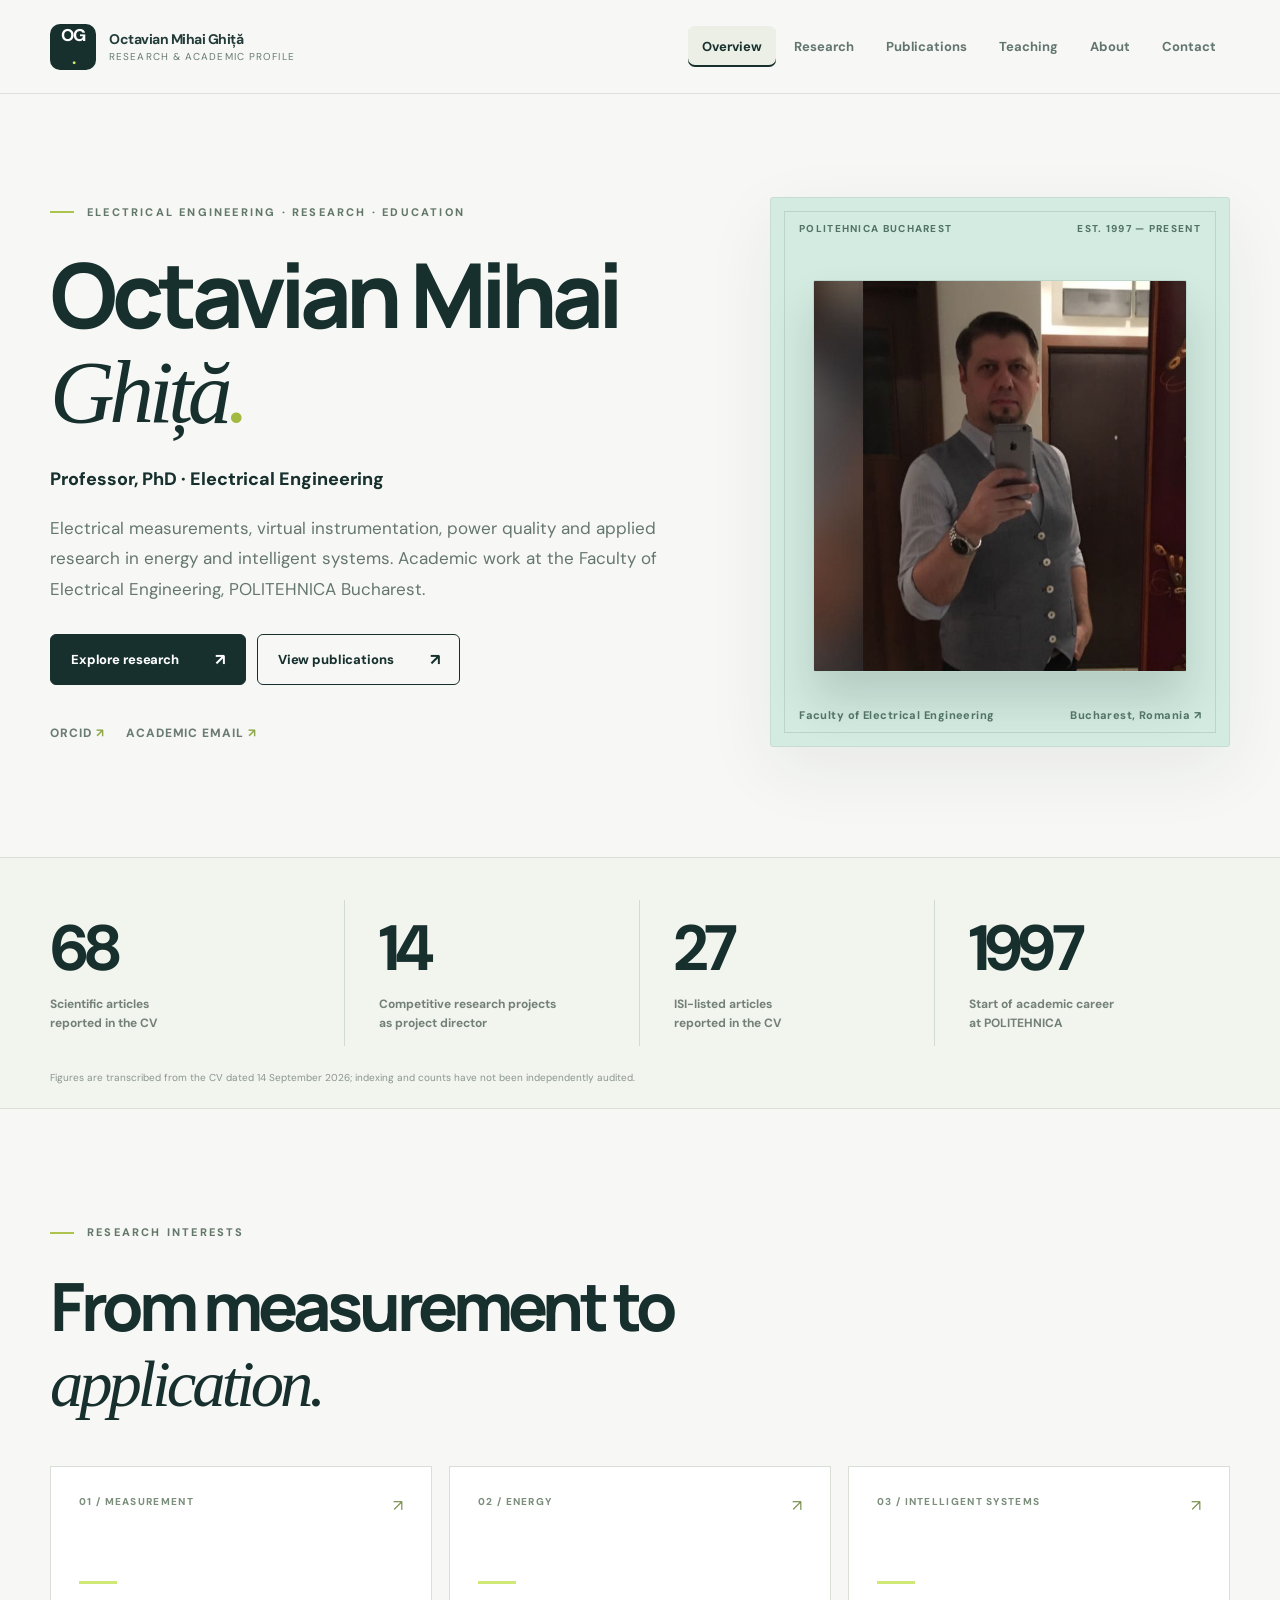
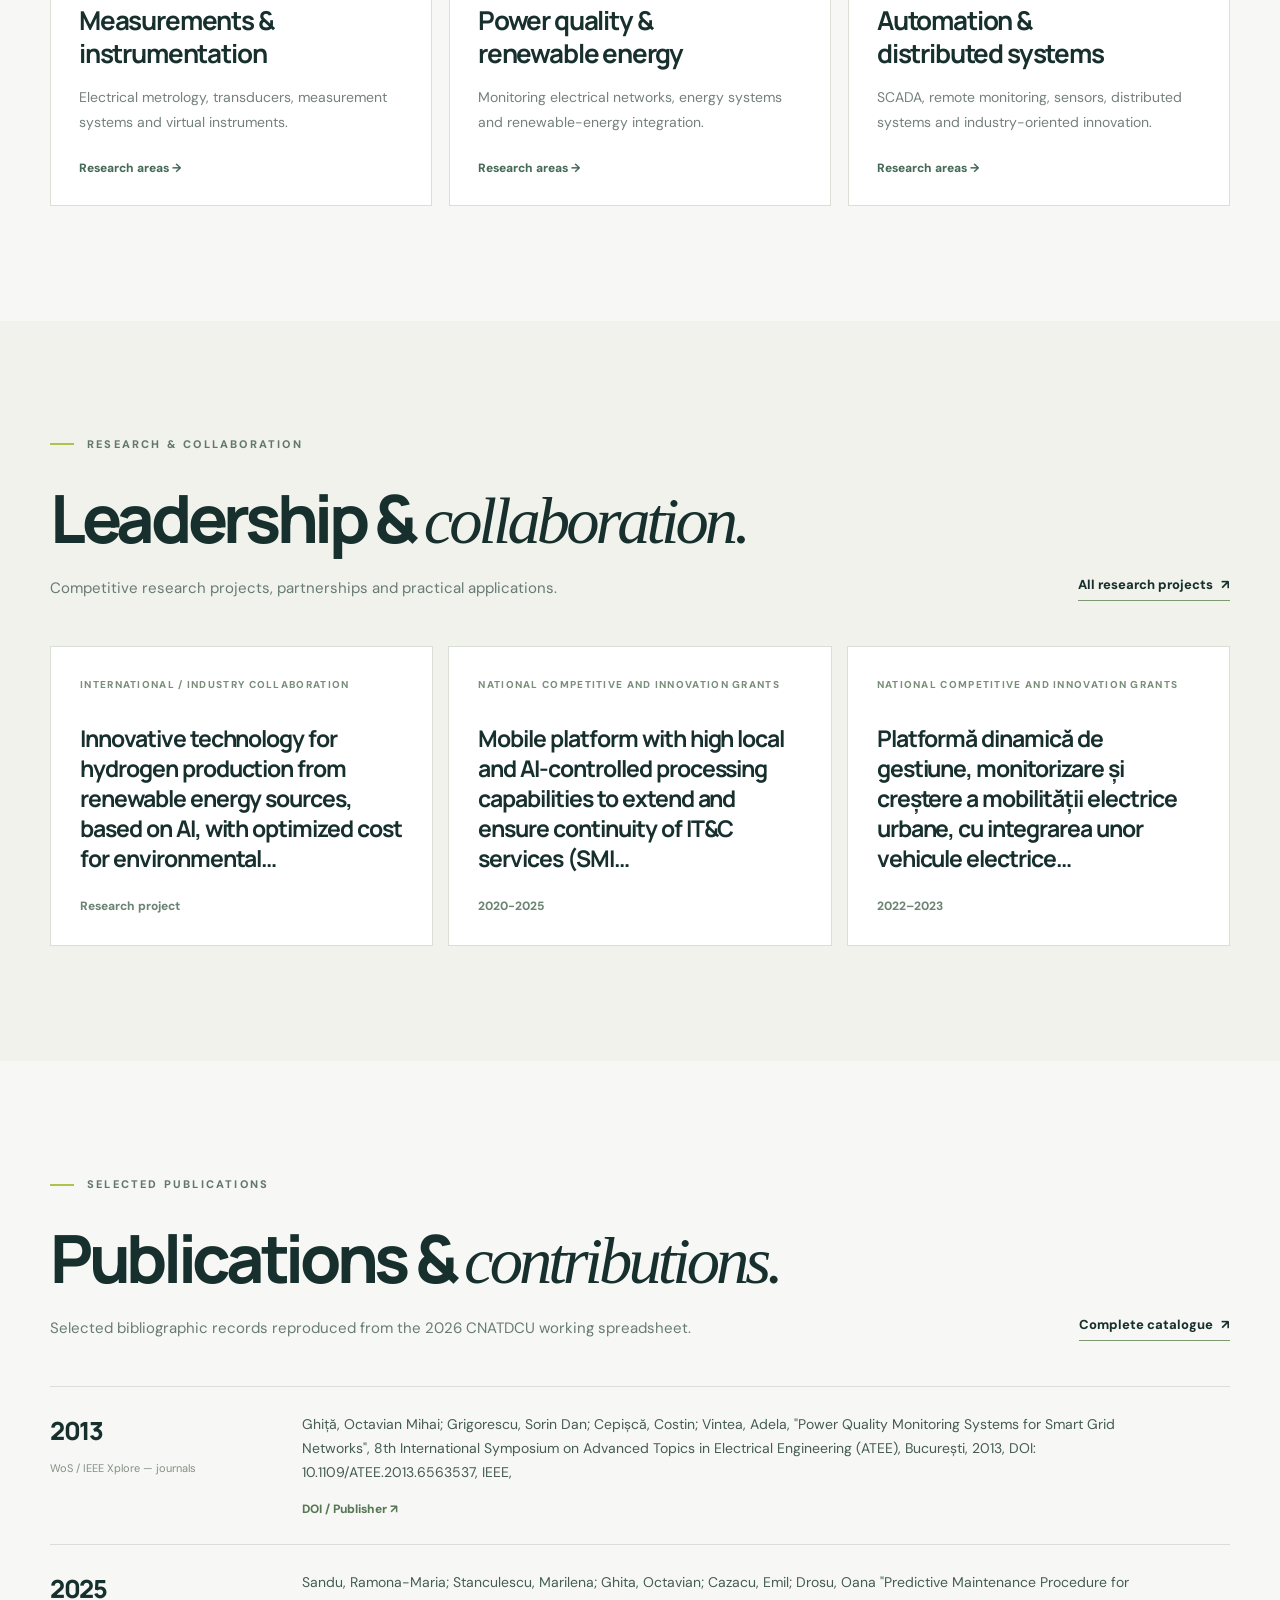
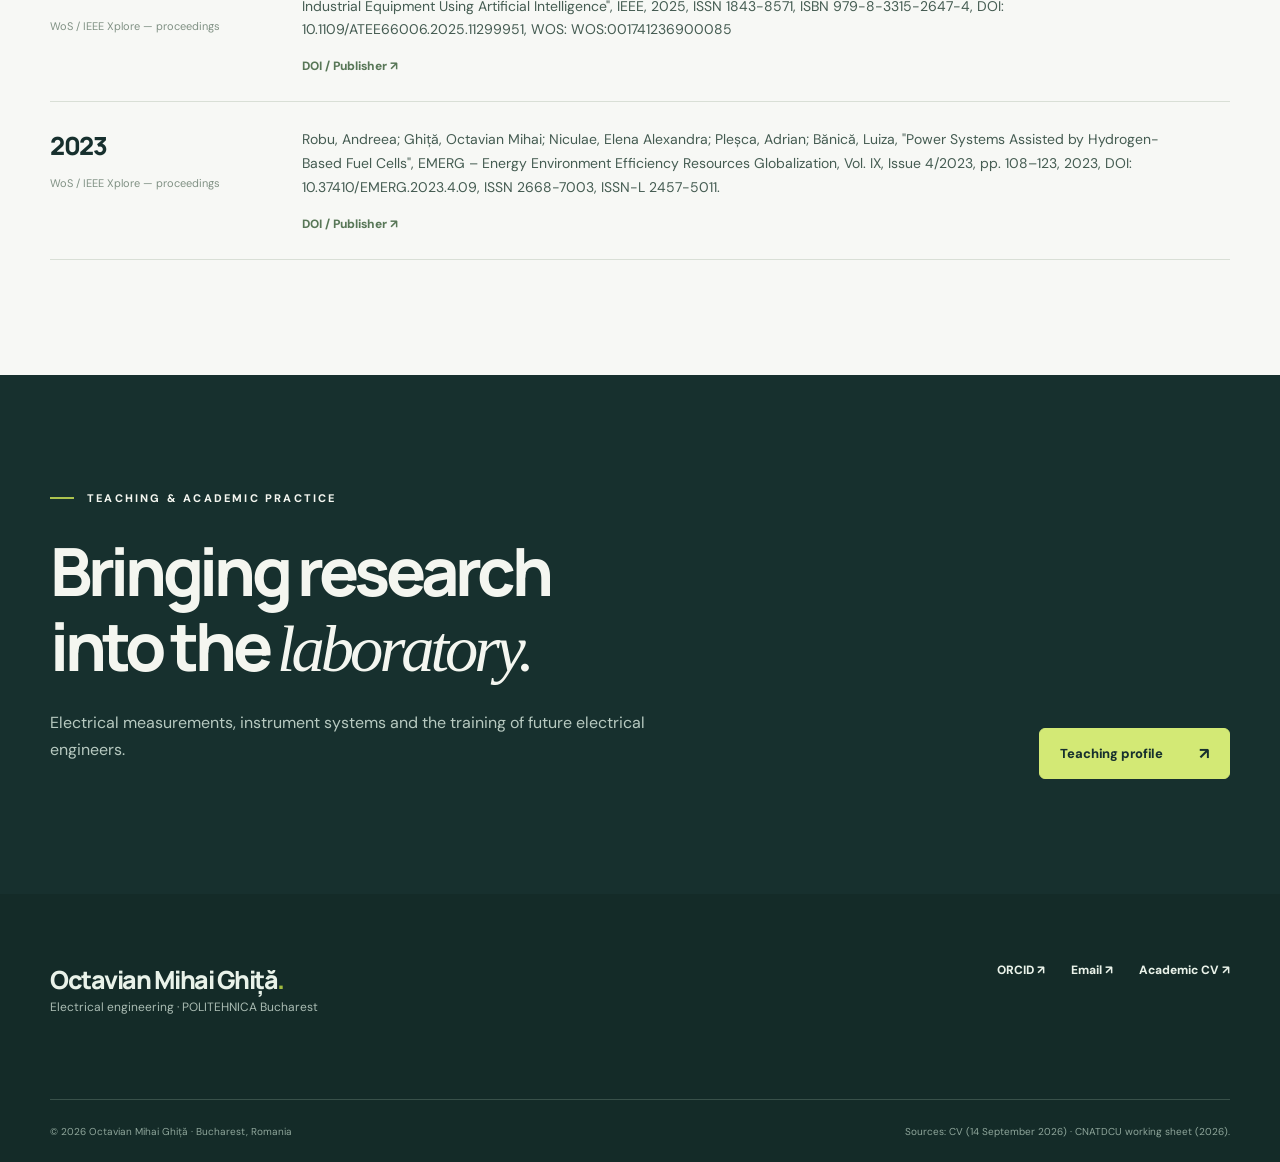
<file: index.html>
<!doctype html>
<html lang="en"><head><meta charset="utf-8"><meta name="viewport" content="width=device-width, initial-scale=1"><meta name="color-scheme" content="light"><meta name="theme-color" content="#f6f8f5"><meta name="description" content="Academic profile, electrical engineering research, publications and teaching at POLITEHNICA Bucharest."><meta name="author" content="Octavian Mihai Ghiță"><title>Overview | Octavian Mihai Ghiță</title><link rel="icon" href="assets/favicon.svg" type="image/svg+xml"><link rel="stylesheet" href="assets/site.css"><meta property="og:title" content="Overview | Octavian Mihai Ghiță"><meta property="og:description" content="Academic profile, electrical engineering research, publications and teaching at POLITEHNICA Bucharest."><meta property="og:type" content="website"><script type="application/ld+json">{"@context": "https://schema.org", "@type": "Person", "name": "Octavian Mihai Ghiță", "jobTitle": "Professor of Electrical Engineering", "affiliation": {"@type": "CollegeOrUniversity", "name": "National University of Science and Technology POLITEHNICA Bucharest"}, "sameAs": ["https://orcid.org/0009-0004-2254-2596"], "email": "octavian.ghita@upb.ro"}</script></head><body><div class="page-wrap"><a href="#main-content" class="skip-link">Skip to content</a>
<header class="site-header" id="top"><div class="shell header-inner">
<a class="brand" href="index.html" aria-label="Octavian Mihai Ghiță — Home"><span class="brand-mark">OG<span class="brand-dot">.</span></span><span class="brand-words"><strong>Octavian Mihai Ghiță</strong><small>Research & academic profile</small></span></a>
<button class="nav-toggle" type="button" aria-expanded="false" aria-controls="primary-navigation" aria-label="Open navigation"><span></span><span></span><span></span></button>
<nav class="site-nav" aria-label="Main navigation" id="primary-navigation"><a class="nav-link active" href="index.html"><span>Overview</span></a><a class="nav-link " href="research.html"><span>Research</span></a><a class="nav-link " href="publications.html"><span>Publications</span></a><a class="nav-link " href="teaching.html"><span>Teaching</span></a><a class="nav-link " href="about.html"><span>About</span></a><a class="nav-link " href="contact.html"><span>Contact</span></a></nav></div></header><main id="main-content">
<section class="hero shell"><div class="hero-copy"><p class="eyebrow"><span class="eyebrow-line"></span>Electrical engineering · Research · Education</p>
<h1>Octavian Mihai<br><em>Ghiță<span class="accent-dot">.</span></em></h1>
<p class="hero-role">Professor, PhD · Electrical Engineering</p>
<p class="hero-description">Electrical measurements, virtual instrumentation, power quality and applied research in energy and intelligent systems. Academic work at the Faculty of Electrical Engineering, POLITEHNICA Bucharest.</p>
<div class="hero-actions"><a href="research.html" class="button button-dark">Explore research <span>↗</span></a><a href="publications.html" class="button button-outline">View publications <span>↗</span></a></div>
<div class="hero-social"><a href="https://orcid.org/0009-0004-2254-2596" target="_blank" rel="noopener noreferrer">ORCID <span>↗</span></a><a href="mailto:octavian.ghita@upb.ro">Academic email <span>↗</span></a></div></div>
<div class="hero-side" aria-label="Portrait photograph of Octavian Mihai Ghiță"><div class="side-top"><span>POLITEHNICA BUCHAREST</span><span>EST. 1997 — PRESENT</span></div><div class="hero-photo-wrap"><img class="hero-photo" src="assets/octavian-ghita-profile.jpg" alt="Octavian Mihai Ghiță portrait"></div><div class="side-bottom"><span>Faculty of Electrical Engineering</span><span>Bucharest, Romania ↗</span></div></div></section>
<section class="metrics-band"><div class="shell metrics-grid"><div class="metric"><strong>68</strong><span>Scientific articles<br>reported in the CV</span></div><div class="metric"><strong>14</strong><span>Competitive research projects<br>as project director</span></div><div class="metric"><strong>27</strong><span>ISI-listed articles<br>reported in the CV</span></div><div class="metric"><strong>1997</strong><span>Start of academic career<br>at POLITEHNICA</span></div></div><div class="shell metrics-footnote">Figures are transcribed from the CV dated 14 September 2026; indexing and counts have not been independently audited.</div></section>
<section class="section shell" id="research-interests"><div class="section-heading"><div><p class="eyebrow"><span class="eyebrow-line"></span>Research interests</p><h2>From measurement to <em>application.</em></h2></div></div><div class="three-col feature-grid"><a class="feature-card" href="research.html"><div class="feature-top"><span class="feature-number">01 / MEASUREMENT</span><span class="feature-arrow">↗</span></div><div><div class="feature-line"></div><h3>Measurements & instrumentation</h3><p>Electrical metrology, transducers, measurement systems and virtual instruments.</p><span class="feature-more">Research areas →</span></div></a><a class="feature-card" href="research.html"><div class="feature-top"><span class="feature-number">02 / ENERGY</span><span class="feature-arrow">↗</span></div><div><div class="feature-line"></div><h3>Power quality & renewable energy</h3><p>Monitoring electrical networks, energy systems and renewable-energy integration.</p><span class="feature-more">Research areas →</span></div></a><a class="feature-card" href="research.html"><div class="feature-top"><span class="feature-number">03 / INTELLIGENT SYSTEMS</span><span class="feature-arrow">↗</span></div><div><div class="feature-line"></div><h3>Automation & distributed systems</h3><p>SCADA, remote monitoring, sensors, distributed systems and industry-oriented innovation.</p><span class="feature-more">Research areas →</span></div></a></div></section>
<section class="section section-warm"><div class="shell"><div class="section-heading"><div><p class="eyebrow"><span class="eyebrow-line"></span>Research &amp; collaboration</p><h2>Leadership & <em>collaboration.</em></h2><p class="section-description">Competitive research projects, partnerships and practical applications.</p></div><a class="text-link" href="research.html">All research projects <span aria-hidden="true">↗</span></a></div><div class="three-col projects-grid"><article class="project-card"><p class="small-label">International / industry collaboration</p><h3>Innovative technology for hydrogen production from renewable energy sources, based on AI, with optimized cost for environmental…</h3><p class="project-period">Research project</p></article><article class="project-card"><p class="small-label">National competitive and innovation grants</p><h3>Mobile platform with high local and AI-controlled processing capabilities to extend and ensure continuity of IT&amp;C services (SMI…</h3><p class="project-period">2020-2025</p></article><article class="project-card"><p class="small-label">National competitive and innovation grants</p><h3>Platformă dinamică de gestiune, monitorizare și creștere a mobilității electrice urbane, cu integrarea unor vehicule electrice…</h3><p class="project-period">2022–2023</p></article></div></div></section>
<section class="section shell"><div class="section-heading"><div><p class="eyebrow"><span class="eyebrow-line"></span>Selected publications</p><h2>Publications & <em>contributions.</em></h2><p class="section-description">Selected bibliographic records reproduced from the 2026 CNATDCU working spreadsheet.</p></div><a class="text-link" href="publications.html">Complete catalogue <span aria-hidden="true">↗</span></a></div><div class="publication-preview"><article class="pub-card"><div class="pub-meta"><span class="pub-year">2013</span><span class="pub-category">WoS / IEEE Xplore — journals</span></div><div class="pub-body"><p>Ghiță, Octavian Mihai; Grigorescu, Sorin Dan; Cepișcă, Costin; Vintea, Adela, &quot;Power Quality Monitoring Systems for Smart Grid Networks&quot;, 8th International Symposium on Advanced Topics in Electrical Engineering (ATEE), București, 2013, DOI: 10.1109/ATEE.2013.6563537, IEEE,</p><a class="record-link" href="https://doi.org/10.1109/ATEE.2013.6563537" target="_blank" rel="noopener noreferrer">DOI / Publisher <span aria-hidden="true">↗</span></a></div></article><article class="pub-card"><div class="pub-meta"><span class="pub-year">2025</span><span class="pub-category">WoS / IEEE Xplore — proceedings</span></div><div class="pub-body"><p>Sandu, Ramona-Maria; Stanculescu, Marilena; Ghita, Octavian; Cazacu, Emil; Drosu, Oana &quot;Predictive Maintenance Procedure for Industrial Equipment Using Artificial Intelligence&quot;, IEEE, 2025, ISSN 1843-8571, ISBN 979-8-3315-2647-4, DOI: 10.1109/ATEE66006.2025.11299951, WOS: WOS:001741236900085</p><a class="record-link" href="https://doi.org/10.1109/ATEE66006.2025.11299951" target="_blank" rel="noopener noreferrer">DOI / Publisher <span aria-hidden="true">↗</span></a></div></article><article class="pub-card"><div class="pub-meta"><span class="pub-year">2023</span><span class="pub-category">WoS / IEEE Xplore — proceedings</span></div><div class="pub-body"><p>Robu, Andreea; Ghiță, Octavian Mihai; Niculae, Elena Alexandra; Pleșca, Adrian; Bănică, Luiza, &quot;Power Systems Assisted by Hydrogen-Based Fuel Cells&quot;, EMERG – Energy Environment Efficiency Resources Globalization, Vol. IX, Issue 4/2023, pp. 108–123, 2023, DOI: 10.37410/EMERG.2023.4.09, ISSN 2668-7003, ISSN-L 2457-5011.</p><a class="record-link" href="https://doi.org/10.37410/EMERG.2023.4.09" target="_blank" rel="noopener noreferrer">DOI / Publisher <span aria-hidden="true">↗</span></a></div></article></div></section>
<section class="section teaching-banner"><div class="shell banner-inner"><div><p class="eyebrow"><span class="eyebrow-line"></span>Teaching &amp; academic practice</p><h2>Bringing research<br>into the <em>laboratory.</em></h2><p>Electrical measurements, instrument systems and the training of future electrical engineers.</p></div><a href="teaching.html" class="button button-light">Teaching profile <span>↗</span></a></div></section>
</main><footer class="site-footer"><div class="shell"><div class="footer-top"><div><a class="footer-name" href="index.html">Octavian Mihai Ghiță<span class="accent-dot">.</span></a><p>Electrical engineering · POLITEHNICA Bucharest</p></div><div class="footer-links"><a href="https://orcid.org/0009-0004-2254-2596" rel="noopener noreferrer" target="_blank">ORCID ↗</a><a href="mailto:octavian.ghita@upb.ro">Email ↗</a><a href="about.html">Academic CV ↗</a></div></div><div class="footer-bottom"><span>© <span id="year">2026</span> Octavian Mihai Ghiță · Bucharest, Romania</span><span>Sources: CV (14 September 2026) · CNATDCU working sheet (2026).</span></div></div></footer></div><script defer src="assets/site.js"></script></body></html>
</file>
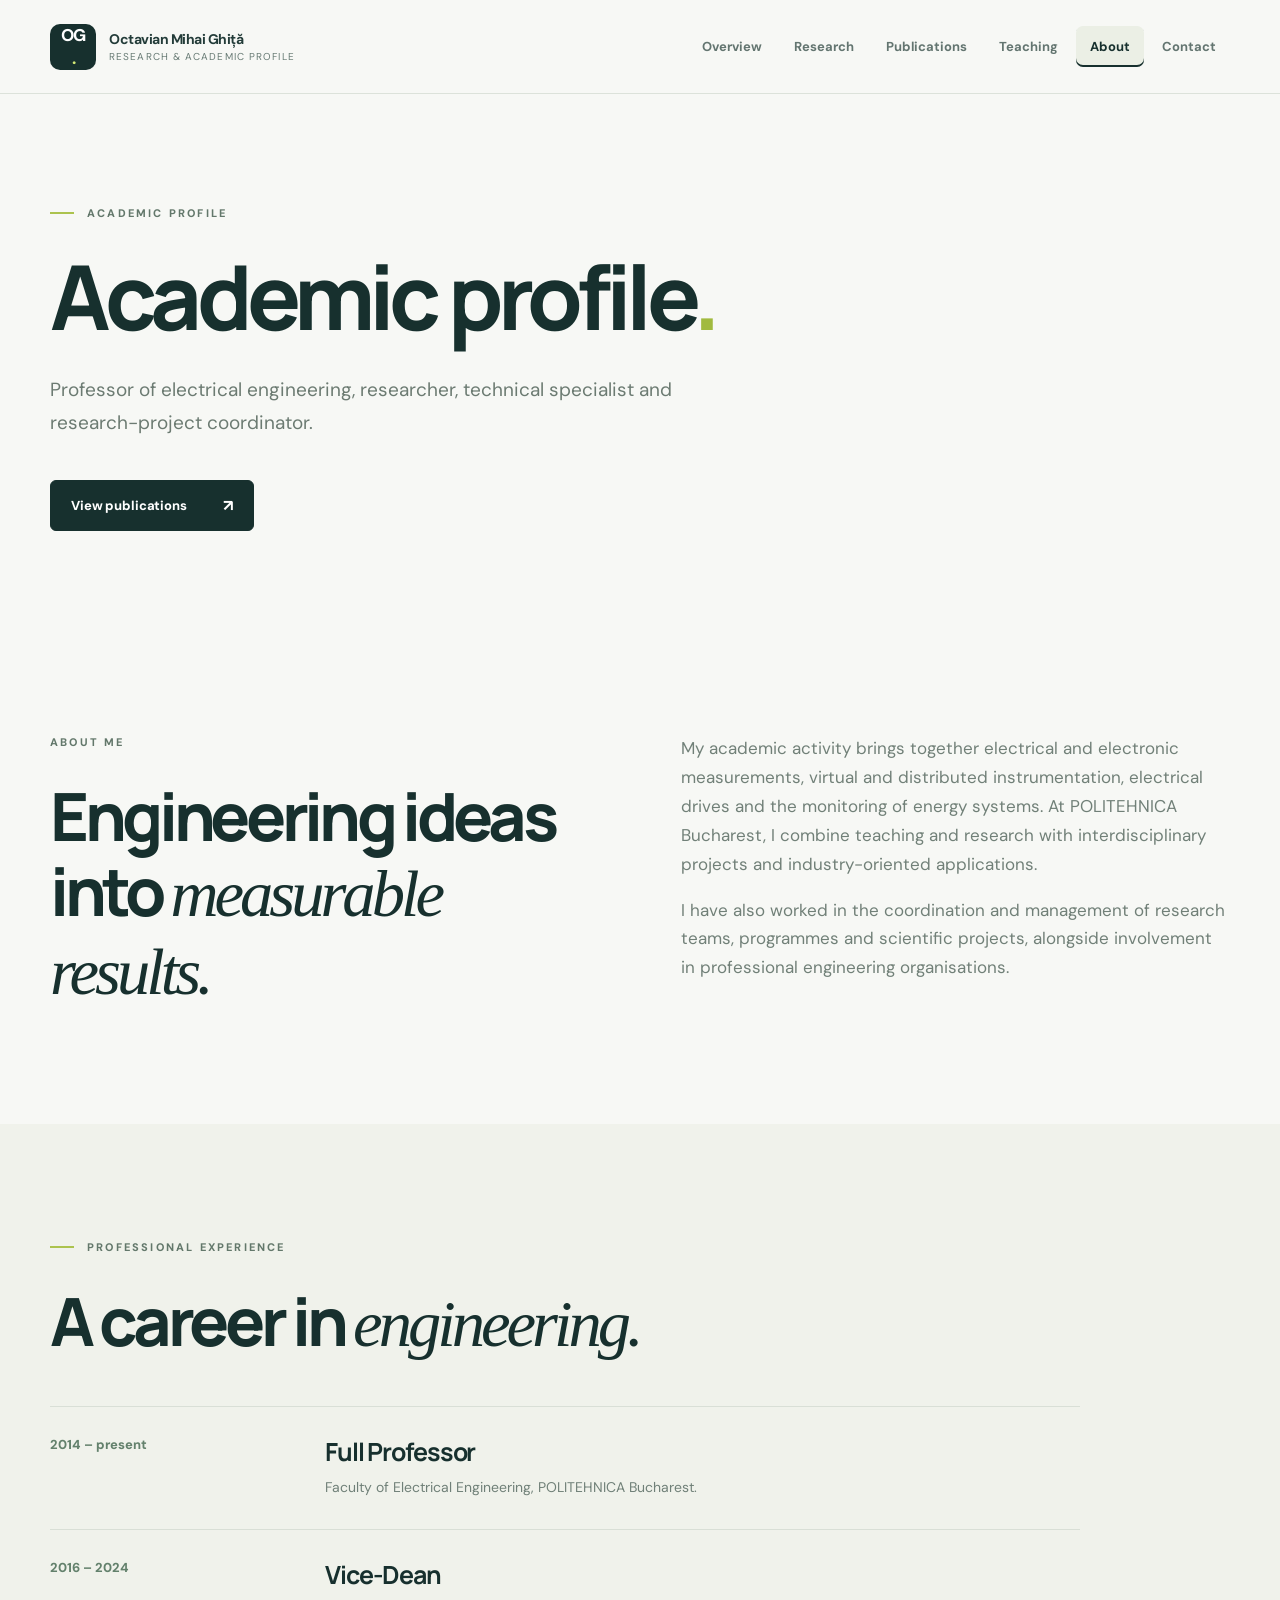
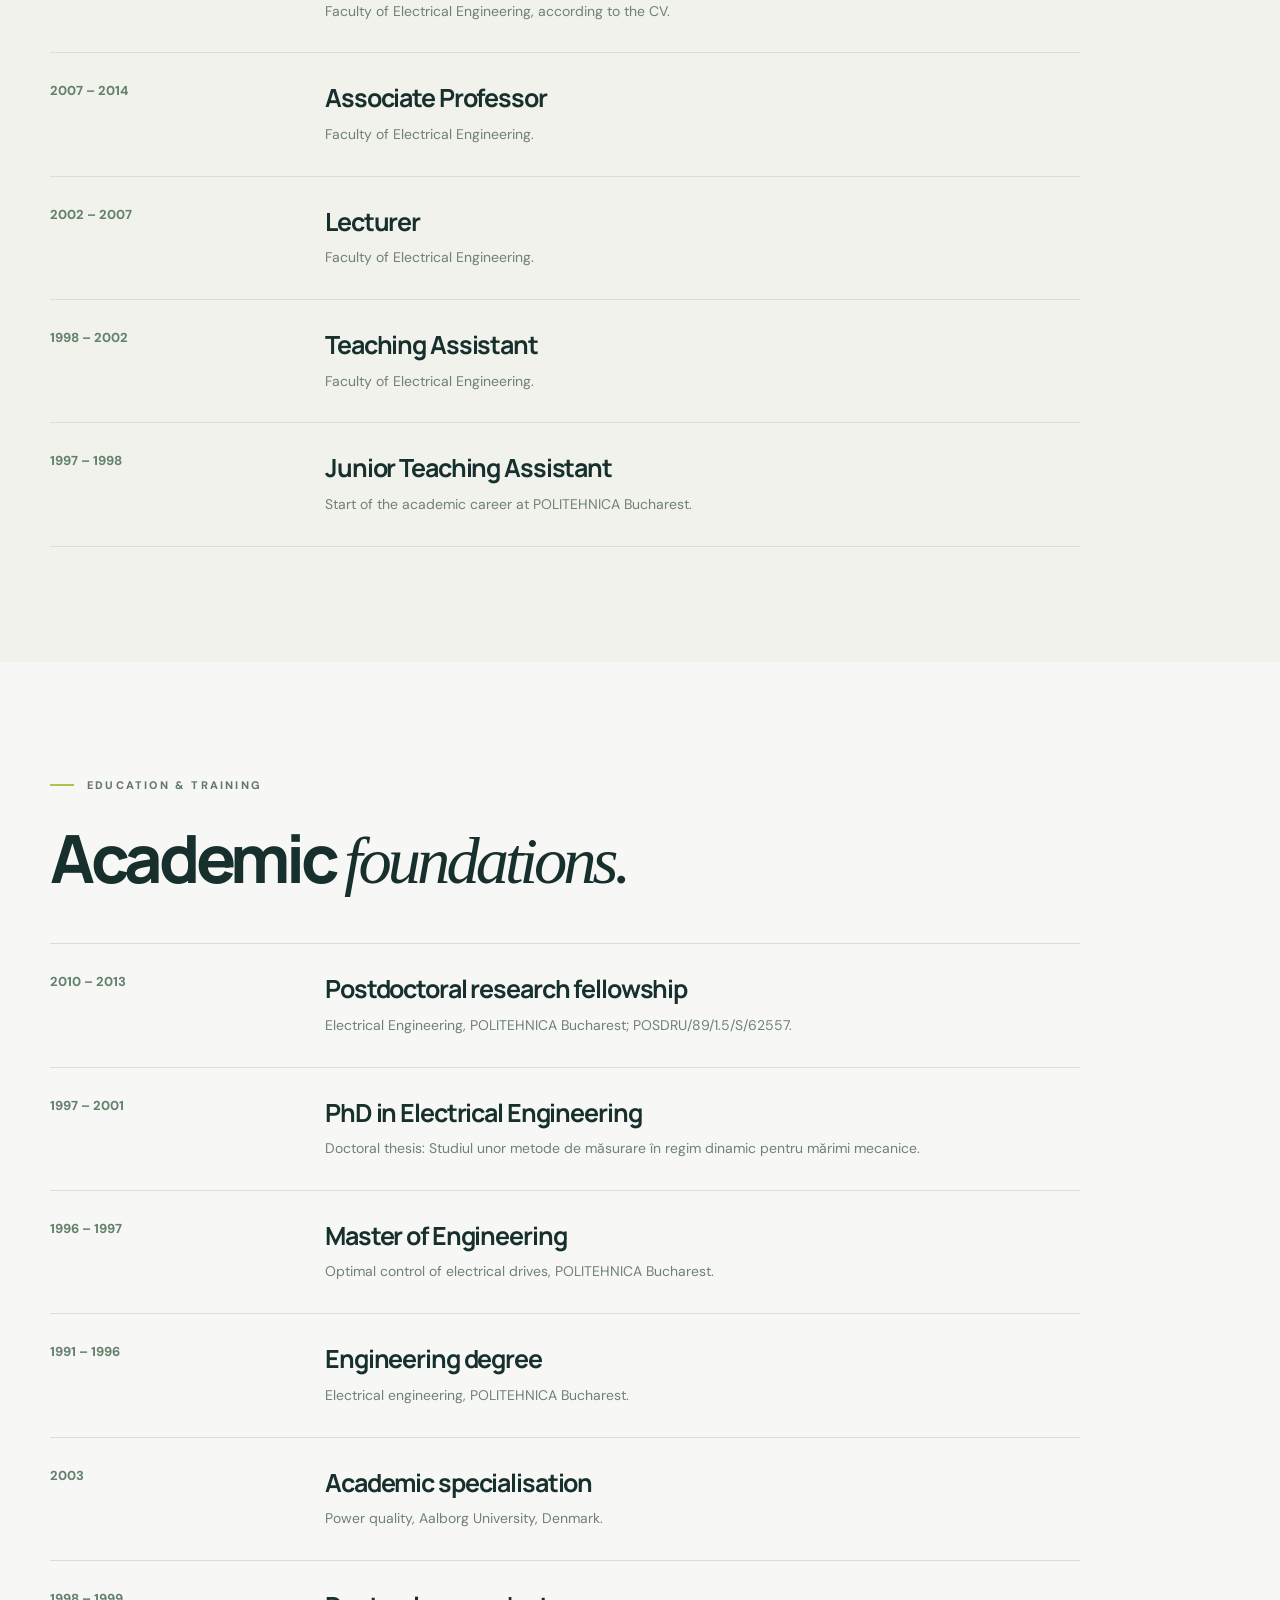
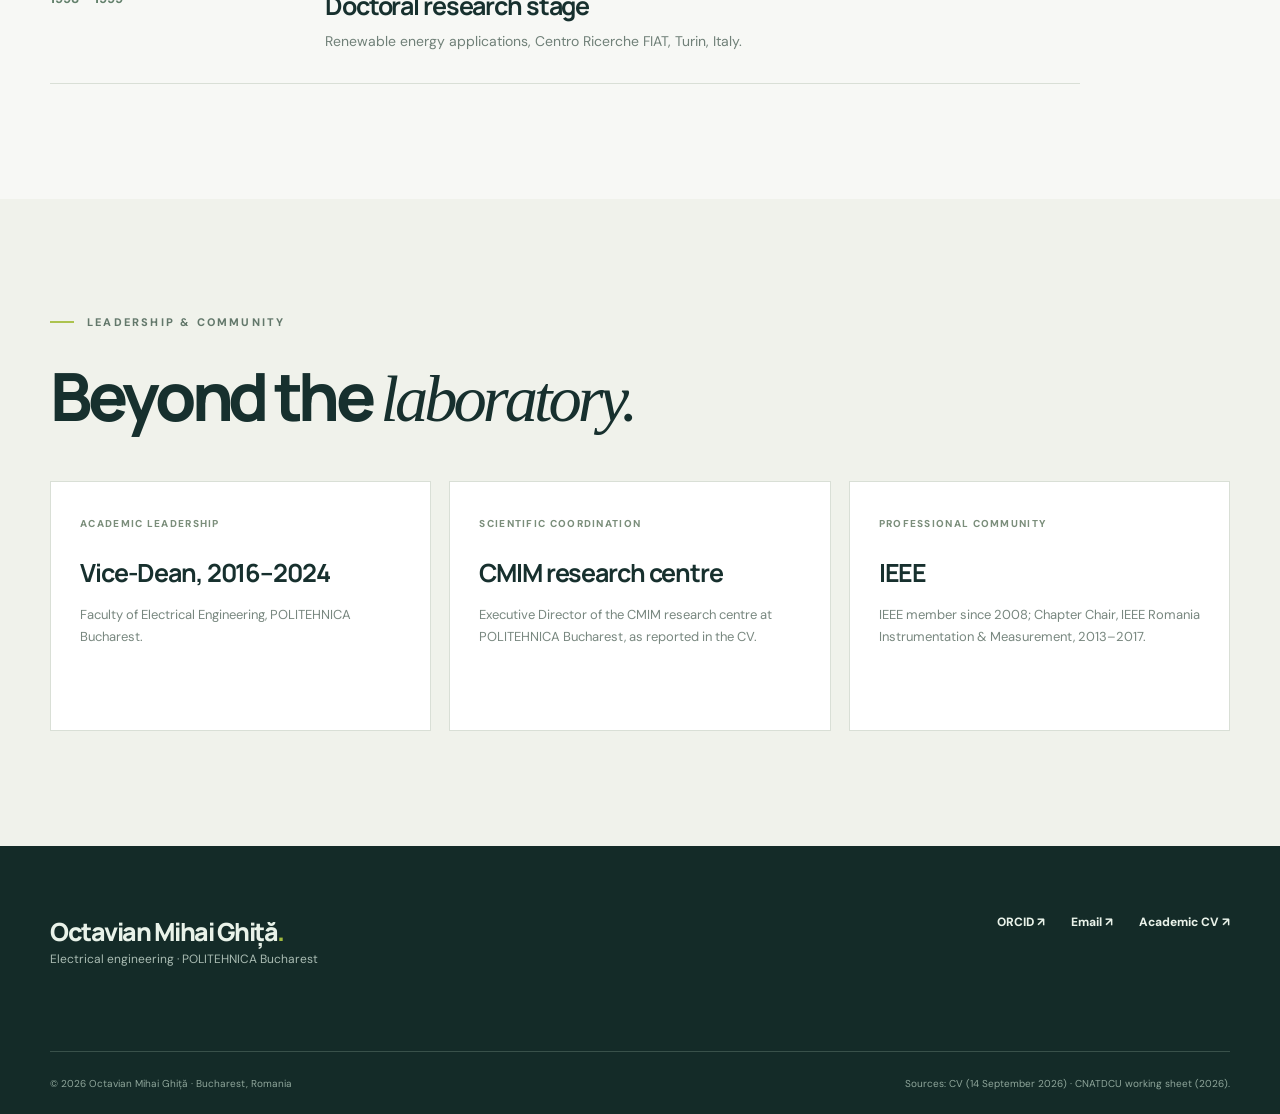
<file: about.html>
<!doctype html>
<html lang="en"><head><meta charset="utf-8"><meta name="viewport" content="width=device-width, initial-scale=1"><meta name="color-scheme" content="light"><meta name="theme-color" content="#f6f8f5"><meta name="description" content="Professional experience, academic education and community leadership."><meta name="author" content="Octavian Mihai Ghiță"><title>About | Octavian Mihai Ghiță</title><link rel="icon" href="assets/favicon.svg" type="image/svg+xml"><link rel="stylesheet" href="assets/site.css"><meta property="og:title" content="About | Octavian Mihai Ghiță"><meta property="og:description" content="Professional experience, academic education and community leadership."><meta property="og:type" content="website"><script type="application/ld+json">{"@context": "https://schema.org", "@type": "Person", "name": "Octavian Mihai Ghiță", "jobTitle": "Professor of Electrical Engineering", "affiliation": {"@type": "CollegeOrUniversity", "name": "National University of Science and Technology POLITEHNICA Bucharest"}, "sameAs": ["https://orcid.org/0009-0004-2254-2596"], "email": "octavian.ghita@upb.ro"}</script></head><body><div class="page-wrap"><a href="#main-content" class="skip-link">Skip to content</a>
<header class="site-header" id="top"><div class="shell header-inner">
<a class="brand" href="index.html" aria-label="Octavian Mihai Ghiță — Home"><span class="brand-mark">OG<span class="brand-dot">.</span></span><span class="brand-words"><strong>Octavian Mihai Ghiță</strong><small>Research & academic profile</small></span></a>
<button class="nav-toggle" type="button" aria-expanded="false" aria-controls="primary-navigation" aria-label="Open navigation"><span></span><span></span><span></span></button>
<nav class="site-nav" aria-label="Main navigation" id="primary-navigation"><a class="nav-link " href="index.html"><span>Overview</span></a><a class="nav-link " href="research.html"><span>Research</span></a><a class="nav-link " href="publications.html"><span>Publications</span></a><a class="nav-link " href="teaching.html"><span>Teaching</span></a><a class="nav-link active" href="about.html"><span>About</span></a><a class="nav-link " href="contact.html"><span>Contact</span></a></nav></div></header><main id="main-content"><section class="inner-hero shell"><p class="eyebrow"><span class="eyebrow-line"></span>Academic profile</p><h1>Academic profile<span class="accent-dot">.</span></h1><p class="inner-lede">Professor of electrical engineering, researcher, technical specialist and research-project coordinator.</p><a class="button button-dark" href="publications.html">View publications <span>↗</span></a></section><section class="section shell about-intro"><div class="about-copy"><p class="eyebrow">About me</p><h2>Engineering ideas into <em>measurable results.</em></h2></div><div class="about-text"><p>My academic activity brings together electrical and electronic measurements, virtual and distributed instrumentation, electrical drives and the monitoring of energy systems. At POLITEHNICA Bucharest, I combine teaching and research with interdisciplinary projects and industry-oriented applications.</p><p>I have also worked in the coordination and management of research teams, programmes and scientific projects, alongside involvement in professional engineering organisations.</p></div></section><section class="section section-warm"><div class="shell"><div class="section-heading"><div><p class="eyebrow"><span class="eyebrow-line"></span>Professional experience</p><h2>A career in <em>engineering.</em></h2></div></div><div class="timeline"><div class="timeline-item"><span class="timeline-date">2014 – present</span><div><h3>Full Professor</h3><p>Faculty of Electrical Engineering, POLITEHNICA Bucharest.</p></div></div><div class="timeline-item"><span class="timeline-date">2016 – 2024</span><div><h3>Vice-Dean</h3><p>Faculty of Electrical Engineering, according to the CV.</p></div></div><div class="timeline-item"><span class="timeline-date">2007 – 2014</span><div><h3>Associate Professor</h3><p>Faculty of Electrical Engineering.</p></div></div><div class="timeline-item"><span class="timeline-date">2002 – 2007</span><div><h3>Lecturer</h3><p>Faculty of Electrical Engineering.</p></div></div><div class="timeline-item"><span class="timeline-date">1998 – 2002</span><div><h3>Teaching Assistant</h3><p>Faculty of Electrical Engineering.</p></div></div><div class="timeline-item"><span class="timeline-date">1997 – 1998</span><div><h3>Junior Teaching Assistant</h3><p>Start of the academic career at POLITEHNICA Bucharest.</p></div></div></div></div></section><section class="section shell"><div class="section-heading"><div><p class="eyebrow"><span class="eyebrow-line"></span>Education &amp; training</p><h2>Academic <em>foundations.</em></h2></div></div><div class="timeline"><div class="timeline-item"><span class="timeline-date">2010 – 2013</span><div><h3>Postdoctoral research fellowship</h3><p>Electrical Engineering, POLITEHNICA Bucharest; POSDRU/89/1.5/S/62557.</p></div></div><div class="timeline-item"><span class="timeline-date">1997 – 2001</span><div><h3>PhD in Electrical Engineering</h3><p>Doctoral thesis: Studiul unor metode de măsurare în regim dinamic pentru mărimi mecanice.</p></div></div><div class="timeline-item"><span class="timeline-date">1996 – 1997</span><div><h3>Master of Engineering</h3><p>Optimal control of electrical drives, POLITEHNICA Bucharest.</p></div></div><div class="timeline-item"><span class="timeline-date">1991 – 1996</span><div><h3>Engineering degree</h3><p>Electrical engineering, POLITEHNICA Bucharest.</p></div></div><div class="timeline-item"><span class="timeline-date">2003</span><div><h3>Academic specialisation</h3><p>Power quality, Aalborg University, Denmark.</p></div></div><div class="timeline-item"><span class="timeline-date">1998 – 1999</span><div><h3>Doctoral research stage</h3><p>Renewable energy applications, Centro Ricerche FIAT, Turin, Italy.</p></div></div></div></section><section class="section section-warm"><div class="shell"><div class="section-heading"><div><p class="eyebrow"><span class="eyebrow-line"></span>Leadership &amp; community</p><h2>Beyond the <em>laboratory.</em></h2></div></div><div class="info-grid"><div class="info-panel"><span class="small-label">ACADEMIC LEADERSHIP</span><h3>Vice-Dean, 2016–2024</h3><p>Faculty of Electrical Engineering, POLITEHNICA Bucharest.</p></div><div class="info-panel"><span class="small-label">SCIENTIFIC COORDINATION</span><h3>CMIM research centre</h3><p>Executive Director of the CMIM research centre at POLITEHNICA Bucharest, as reported in the CV.</p></div><div class="info-panel"><span class="small-label">PROFESSIONAL COMMUNITY</span><h3>IEEE</h3><p>IEEE member since 2008; Chapter Chair, IEEE Romania Instrumentation & Measurement, 2013–2017.</p></div></div></div></section></main><footer class="site-footer"><div class="shell"><div class="footer-top"><div><a class="footer-name" href="index.html">Octavian Mihai Ghiță<span class="accent-dot">.</span></a><p>Electrical engineering · POLITEHNICA Bucharest</p></div><div class="footer-links"><a href="https://orcid.org/0009-0004-2254-2596" rel="noopener noreferrer" target="_blank">ORCID ↗</a><a href="mailto:octavian.ghita@upb.ro">Email ↗</a><a href="about.html">Academic CV ↗</a></div></div><div class="footer-bottom"><span>© <span id="year">2026</span> Octavian Mihai Ghiță · Bucharest, Romania</span><span>Sources: CV (14 September 2026) · CNATDCU working sheet (2026).</span></div></div></footer></div><script defer src="assets/site.js"></script></body></html>
</file>
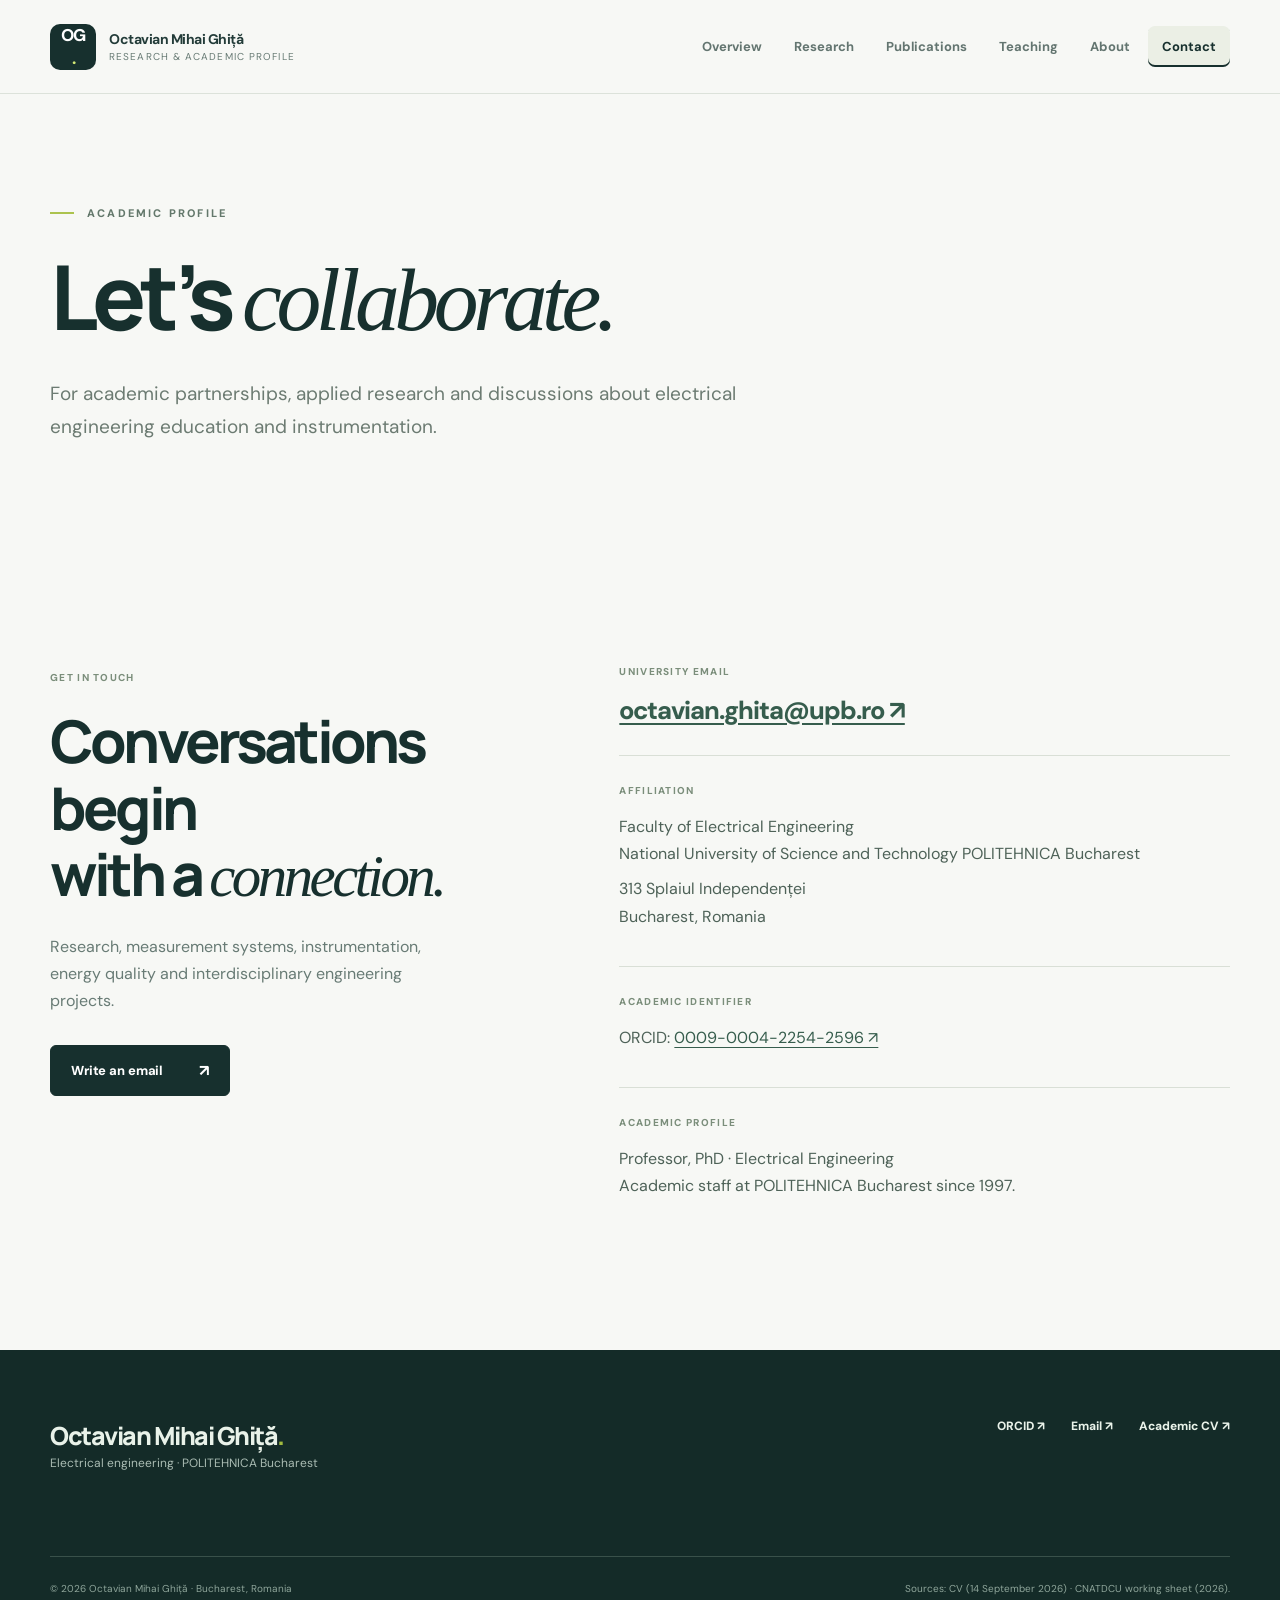
<file: contact.html>
<!doctype html>
<html lang="en"><head><meta charset="utf-8"><meta name="viewport" content="width=device-width, initial-scale=1"><meta name="color-scheme" content="light"><meta name="theme-color" content="#f6f8f5"><meta name="description" content="Contact Professor Octavian Mihai Ghiță at POLITEHNICA Bucharest."><meta name="author" content="Octavian Mihai Ghiță"><title>Contact | Octavian Mihai Ghiță</title><link rel="icon" href="assets/favicon.svg" type="image/svg+xml"><link rel="stylesheet" href="assets/site.css"><meta property="og:title" content="Contact | Octavian Mihai Ghiță"><meta property="og:description" content="Contact Professor Octavian Mihai Ghiță at POLITEHNICA Bucharest."><meta property="og:type" content="website"><script type="application/ld+json">{"@context": "https://schema.org", "@type": "Person", "name": "Octavian Mihai Ghiță", "jobTitle": "Professor of Electrical Engineering", "affiliation": {"@type": "CollegeOrUniversity", "name": "National University of Science and Technology POLITEHNICA Bucharest"}, "sameAs": ["https://orcid.org/0009-0004-2254-2596"], "email": "octavian.ghita@upb.ro"}</script></head><body><div class="page-wrap"><a href="#main-content" class="skip-link">Skip to content</a>
<header class="site-header" id="top"><div class="shell header-inner">
<a class="brand" href="index.html" aria-label="Octavian Mihai Ghiță — Home"><span class="brand-mark">OG<span class="brand-dot">.</span></span><span class="brand-words"><strong>Octavian Mihai Ghiță</strong><small>Research & academic profile</small></span></a>
<button class="nav-toggle" type="button" aria-expanded="false" aria-controls="primary-navigation" aria-label="Open navigation"><span></span><span></span><span></span></button>
<nav class="site-nav" aria-label="Main navigation" id="primary-navigation"><a class="nav-link " href="index.html"><span>Overview</span></a><a class="nav-link " href="research.html"><span>Research</span></a><a class="nav-link " href="publications.html"><span>Publications</span></a><a class="nav-link " href="teaching.html"><span>Teaching</span></a><a class="nav-link " href="about.html"><span>About</span></a><a class="nav-link active" href="contact.html"><span>Contact</span></a></nav></div></header><main id="main-content"><section class="inner-hero shell"><p class="eyebrow"><span class="eyebrow-line"></span>Academic profile</p><h1>Let’s <em>collaborate.</em></h1><p class="inner-lede">For academic partnerships, applied research and discussions about electrical engineering education and instrumentation.</p></section><section class="section shell"><div class="contact-grid"><div class="contact-lead"><span class="small-label">GET IN TOUCH</span><h2>Conversations begin<br>with a <em>connection.</em></h2><p>Research, measurement systems, instrumentation, energy quality and interdisciplinary engineering projects.</p><a class="button button-dark" href="mailto:octavian.ghita@upb.ro">Write an email <span>↗</span></a></div><div class="contact-details"><div class="contact-row"><span class="small-label">University email</span><a class="contact-primary" href="mailto:octavian.ghita@upb.ro">octavian.ghita@upb.ro ↗</a></div><div class="contact-row"><span class="small-label">Affiliation</span><p>Faculty of Electrical Engineering<br>National University of Science and Technology POLITEHNICA Bucharest</p><p>313 Splaiul Independenței<br>Bucharest, Romania</p></div><div class="contact-row"><span class="small-label">Academic identifier</span><p>ORCID: <a href="https://orcid.org/0009-0004-2254-2596" target="_blank" rel="noopener noreferrer">0009-0004-2254-2596 ↗</a></p></div><div class="contact-row"><span class="small-label">Academic profile</span><p>Professor, PhD · Electrical Engineering<br>Academic staff at POLITEHNICA Bucharest since 1997.</p></div></div></div></section></main><footer class="site-footer"><div class="shell"><div class="footer-top"><div><a class="footer-name" href="index.html">Octavian Mihai Ghiță<span class="accent-dot">.</span></a><p>Electrical engineering · POLITEHNICA Bucharest</p></div><div class="footer-links"><a href="https://orcid.org/0009-0004-2254-2596" rel="noopener noreferrer" target="_blank">ORCID ↗</a><a href="mailto:octavian.ghita@upb.ro">Email ↗</a><a href="about.html">Academic CV ↗</a></div></div><div class="footer-bottom"><span>© <span id="year">2026</span> Octavian Mihai Ghiță · Bucharest, Romania</span><span>Sources: CV (14 September 2026) · CNATDCU working sheet (2026).</span></div></div></footer></div><script defer src="assets/site.js"></script></body></html>
</file>
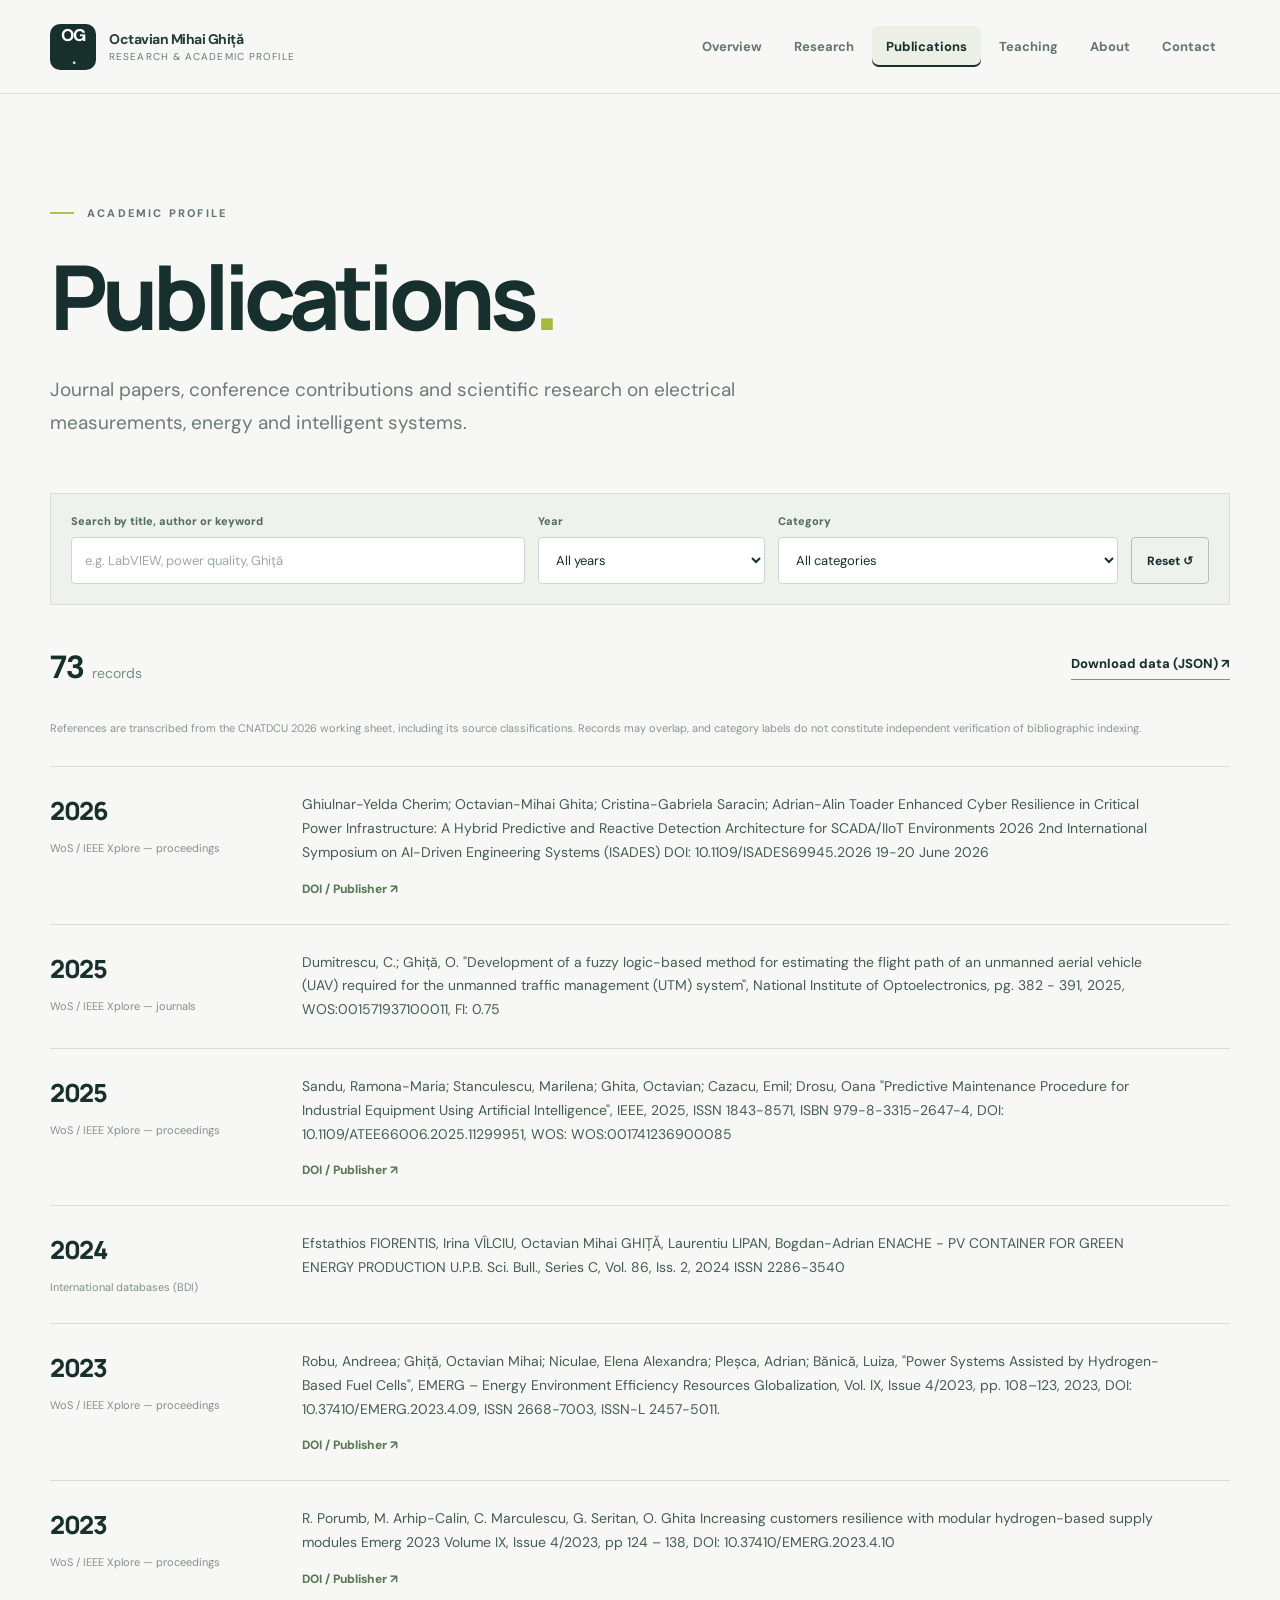
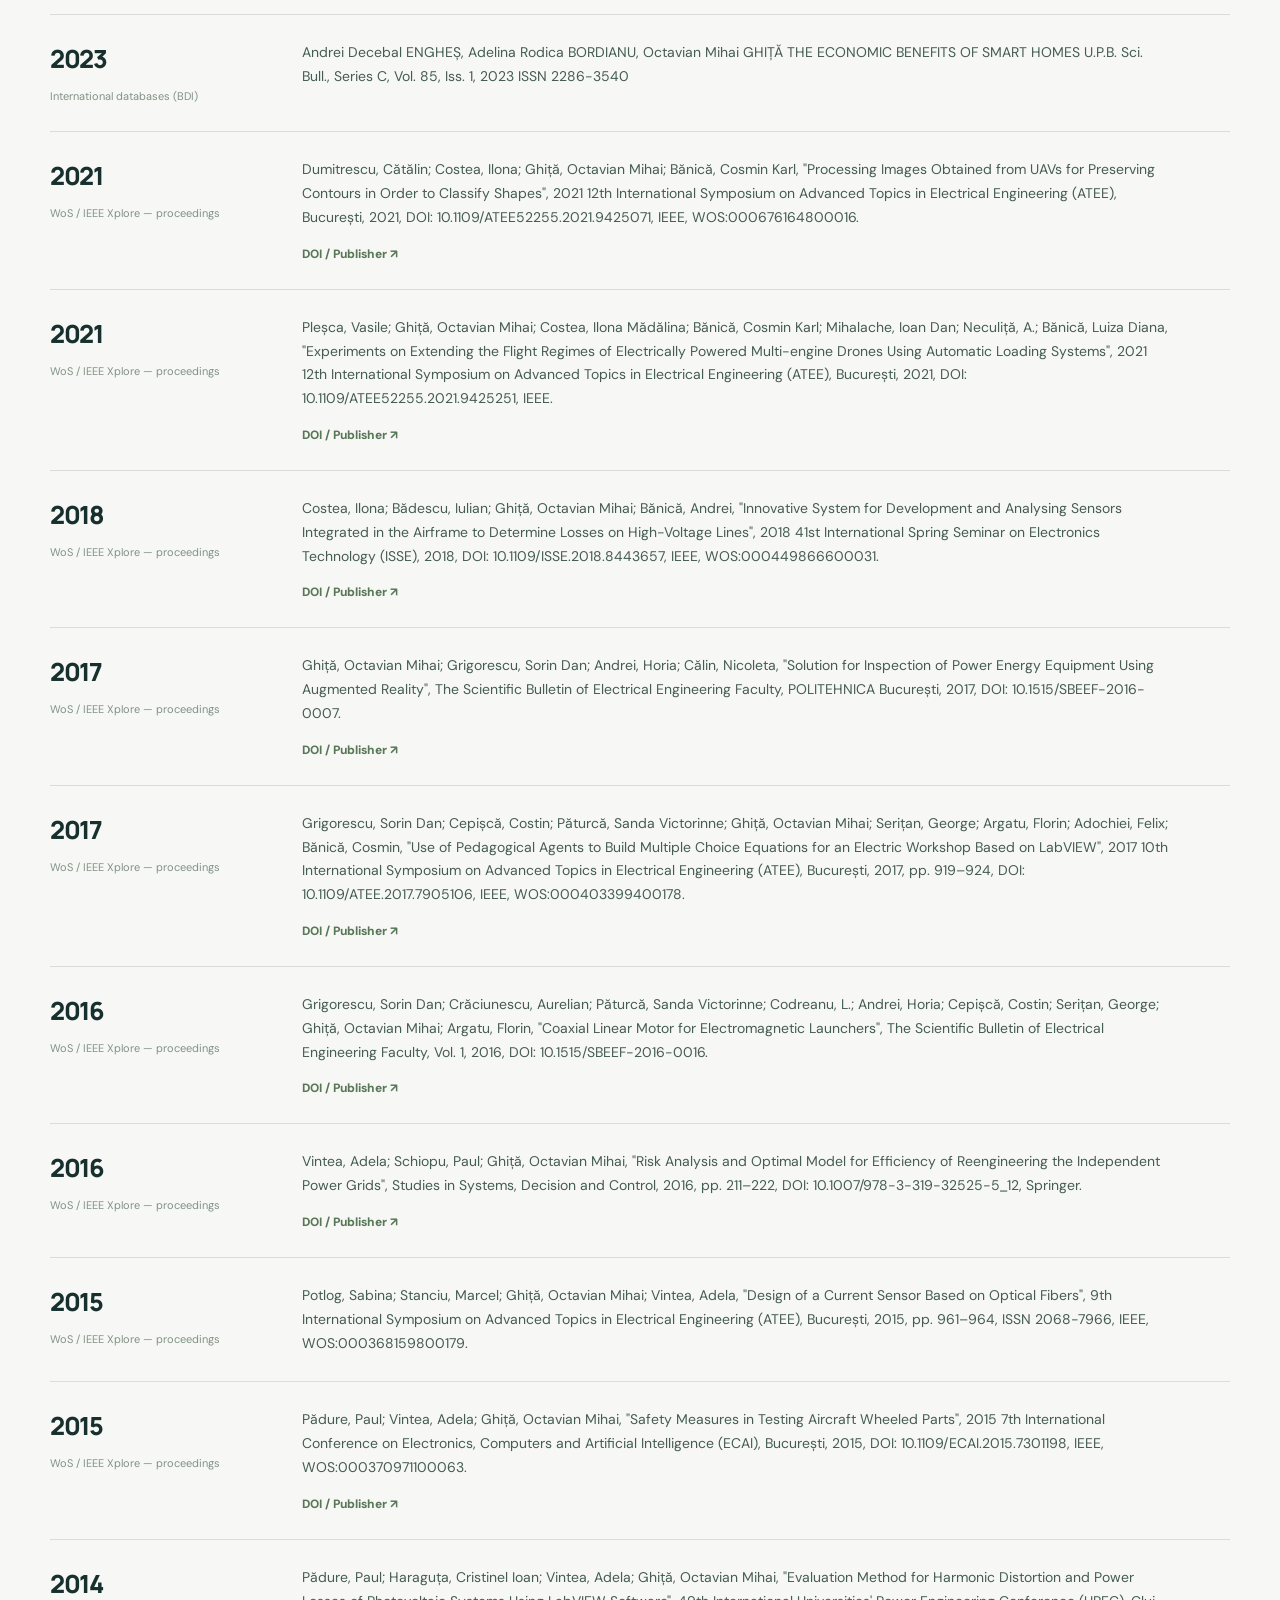
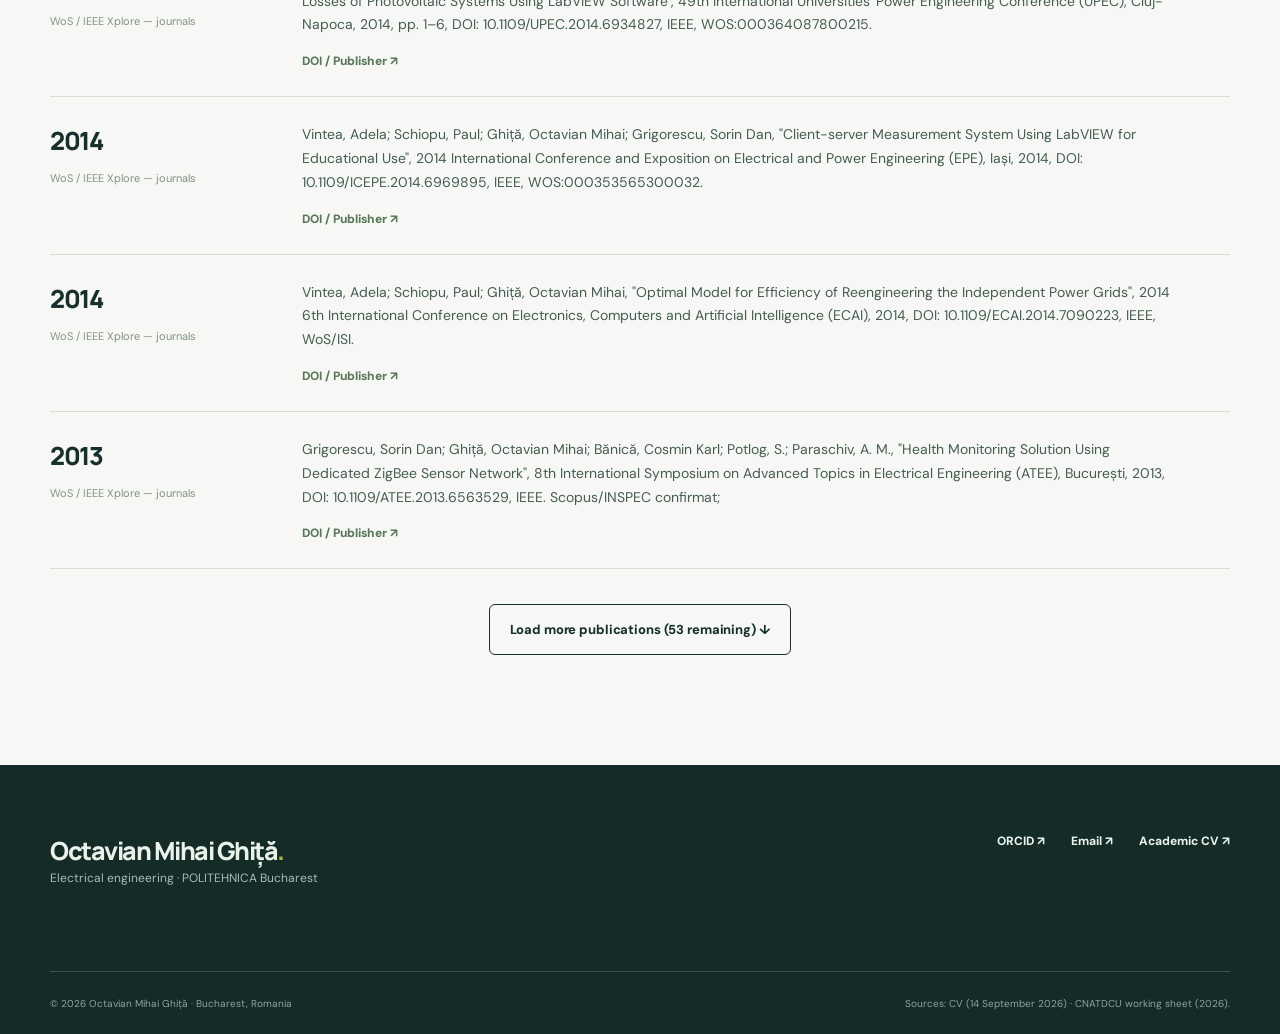
<file: publications.html>
<!doctype html>
<html lang="en"><head><meta charset="utf-8"><meta name="viewport" content="width=device-width, initial-scale=1"><meta name="color-scheme" content="light"><meta name="theme-color" content="#f6f8f5"><meta name="description" content="Searchable catalogue of scientific publications and conference papers."><meta name="author" content="Octavian Mihai Ghiță"><title>Publications | Octavian Mihai Ghiță</title><link rel="icon" href="assets/favicon.svg" type="image/svg+xml"><link rel="stylesheet" href="assets/site.css"><meta property="og:title" content="Publications | Octavian Mihai Ghiță"><meta property="og:description" content="Searchable catalogue of scientific publications and conference papers."><meta property="og:type" content="website"><script type="application/ld+json">{"@context": "https://schema.org", "@type": "Person", "name": "Octavian Mihai Ghiță", "jobTitle": "Professor of Electrical Engineering", "affiliation": {"@type": "CollegeOrUniversity", "name": "National University of Science and Technology POLITEHNICA Bucharest"}, "sameAs": ["https://orcid.org/0009-0004-2254-2596"], "email": "octavian.ghita@upb.ro"}</script></head><body><div class="page-wrap"><a href="#main-content" class="skip-link">Skip to content</a>
<header class="site-header" id="top"><div class="shell header-inner">
<a class="brand" href="index.html" aria-label="Octavian Mihai Ghiță — Home"><span class="brand-mark">OG<span class="brand-dot">.</span></span><span class="brand-words"><strong>Octavian Mihai Ghiță</strong><small>Research & academic profile</small></span></a>
<button class="nav-toggle" type="button" aria-expanded="false" aria-controls="primary-navigation" aria-label="Open navigation"><span></span><span></span><span></span></button>
<nav class="site-nav" aria-label="Main navigation" id="primary-navigation"><a class="nav-link " href="index.html"><span>Overview</span></a><a class="nav-link " href="research.html"><span>Research</span></a><a class="nav-link active" href="publications.html"><span>Publications</span></a><a class="nav-link " href="teaching.html"><span>Teaching</span></a><a class="nav-link " href="about.html"><span>About</span></a><a class="nav-link " href="contact.html"><span>Contact</span></a></nav></div></header><main id="main-content"><section class="inner-hero shell publication-title"><p class="eyebrow"><span class="eyebrow-line"></span>Academic profile</p><h1>Publications<span class="accent-dot">.</span></h1><p class="inner-lede">Journal papers, conference contributions and scientific research on electrical measurements, energy and intelligent systems.</p></section><section class="shell filter-wrap"><div class="filters"><label class="search-control"><span>Search by title, author or keyword</span><input type="search" id="publication-search" placeholder="e.g. LabVIEW, power quality, Ghiță" autocomplete="off"></label><label><span>Year</span><select id="publication-year"><option value="">All years</option></select></label><label><span>Category</span><select id="publication-category"><option value="">All categories</option></select></label><button type="button" id="reset-filters" class="reset-button">Reset ↺</button></div><div class="publication-toolbar"><p><strong id="publication-count">73</strong> records</p><a href="assets/catalogue.json" download="ghita-academic-catalogue.json" class="text-link">Download data (JSON) ↗</a></div><p class="source-note">References are transcribed from the CNATDCU 2026 working sheet, including its source classifications. Records may overlap, and category labels do not constitute independent verification of bibliographic indexing.</p><div id="publications-list" class="pub-list" aria-live="polite"><noscript><p>Enable JavaScript to filter the catalogue or download the JSON data.</p></noscript></div><div class="load-more-wrap"><button class="button button-outline" id="load-more" type="button" hidden>Load more publications ↓</button></div></section></main><footer class="site-footer"><div class="shell"><div class="footer-top"><div><a class="footer-name" href="index.html">Octavian Mihai Ghiță<span class="accent-dot">.</span></a><p>Electrical engineering · POLITEHNICA Bucharest</p></div><div class="footer-links"><a href="https://orcid.org/0009-0004-2254-2596" rel="noopener noreferrer" target="_blank">ORCID ↗</a><a href="mailto:octavian.ghita@upb.ro">Email ↗</a><a href="about.html">Academic CV ↗</a></div></div><div class="footer-bottom"><span>© <span id="year">2026</span> Octavian Mihai Ghiță · Bucharest, Romania</span><span>Sources: CV (14 September 2026) · CNATDCU working sheet (2026).</span></div></div></footer></div><script defer src="assets/catalogue-data.js"></script><script defer src="assets/site.js"></script></body></html>
</file>
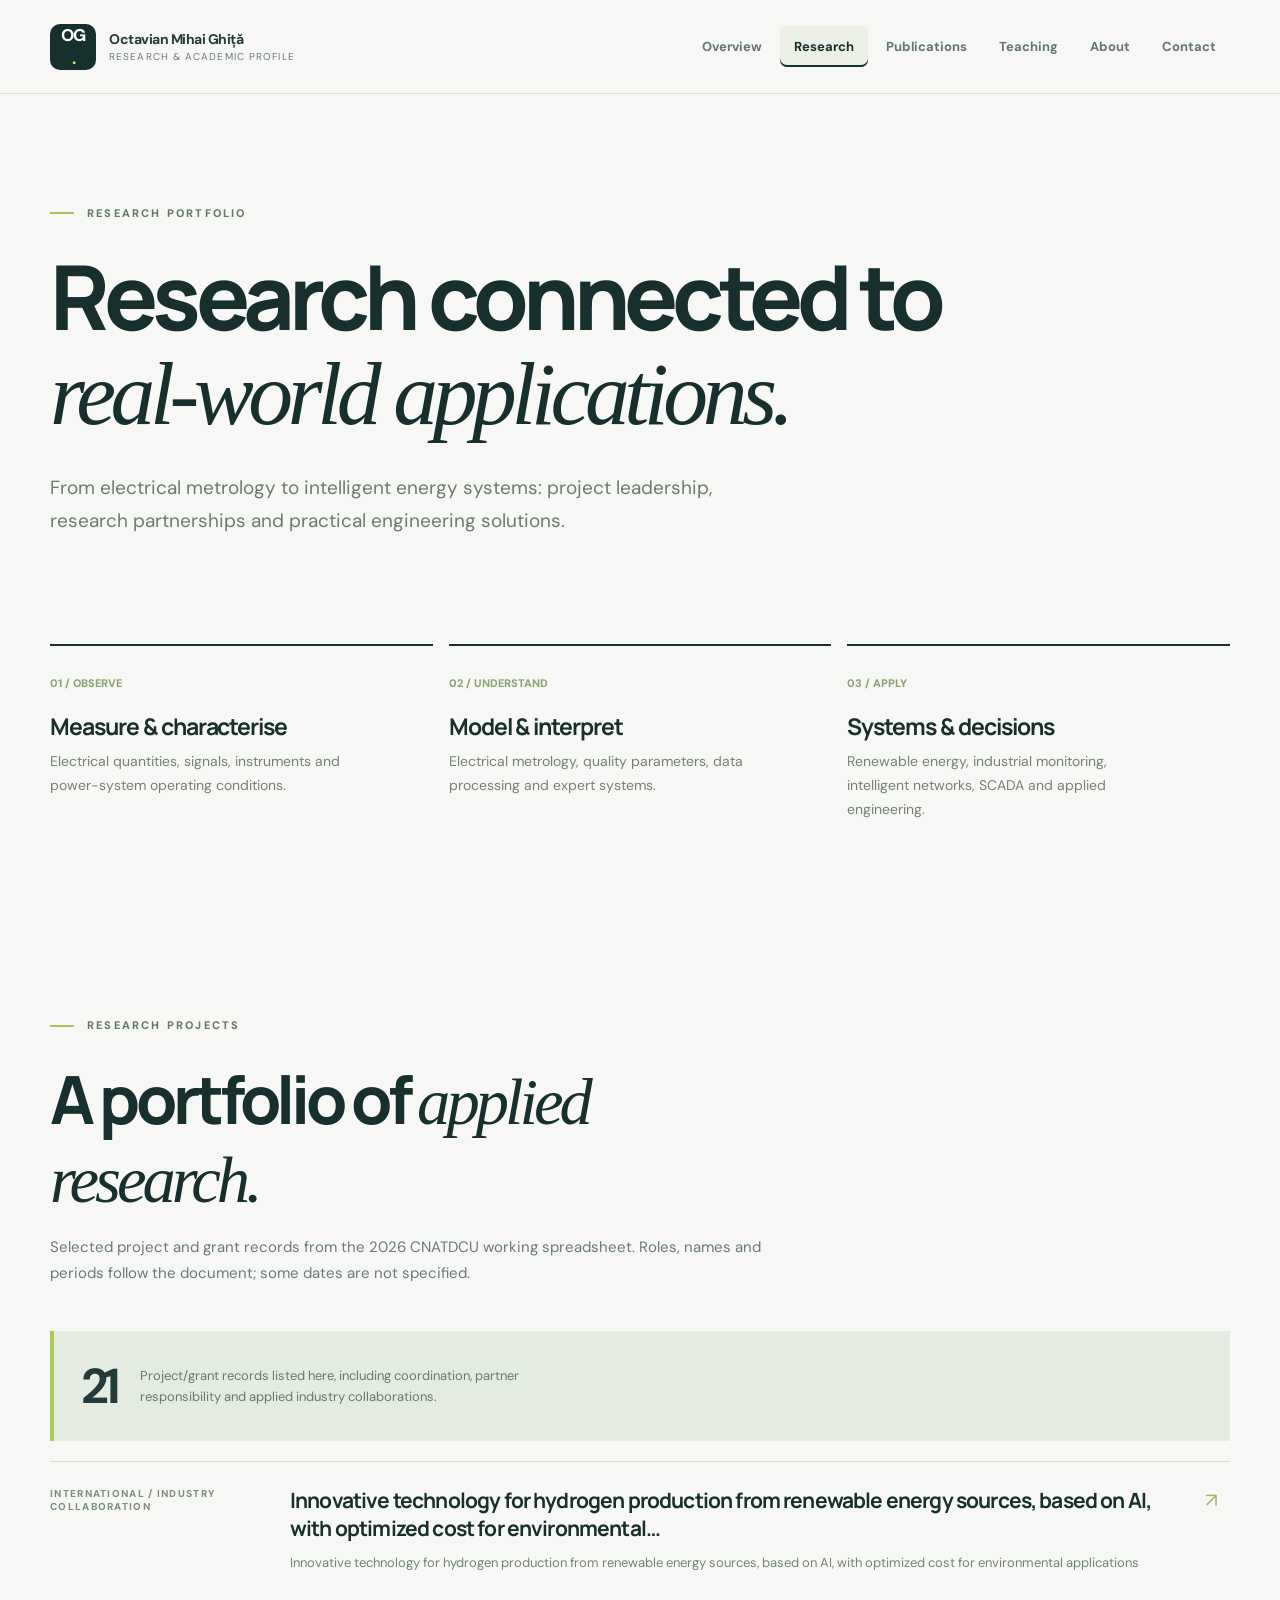
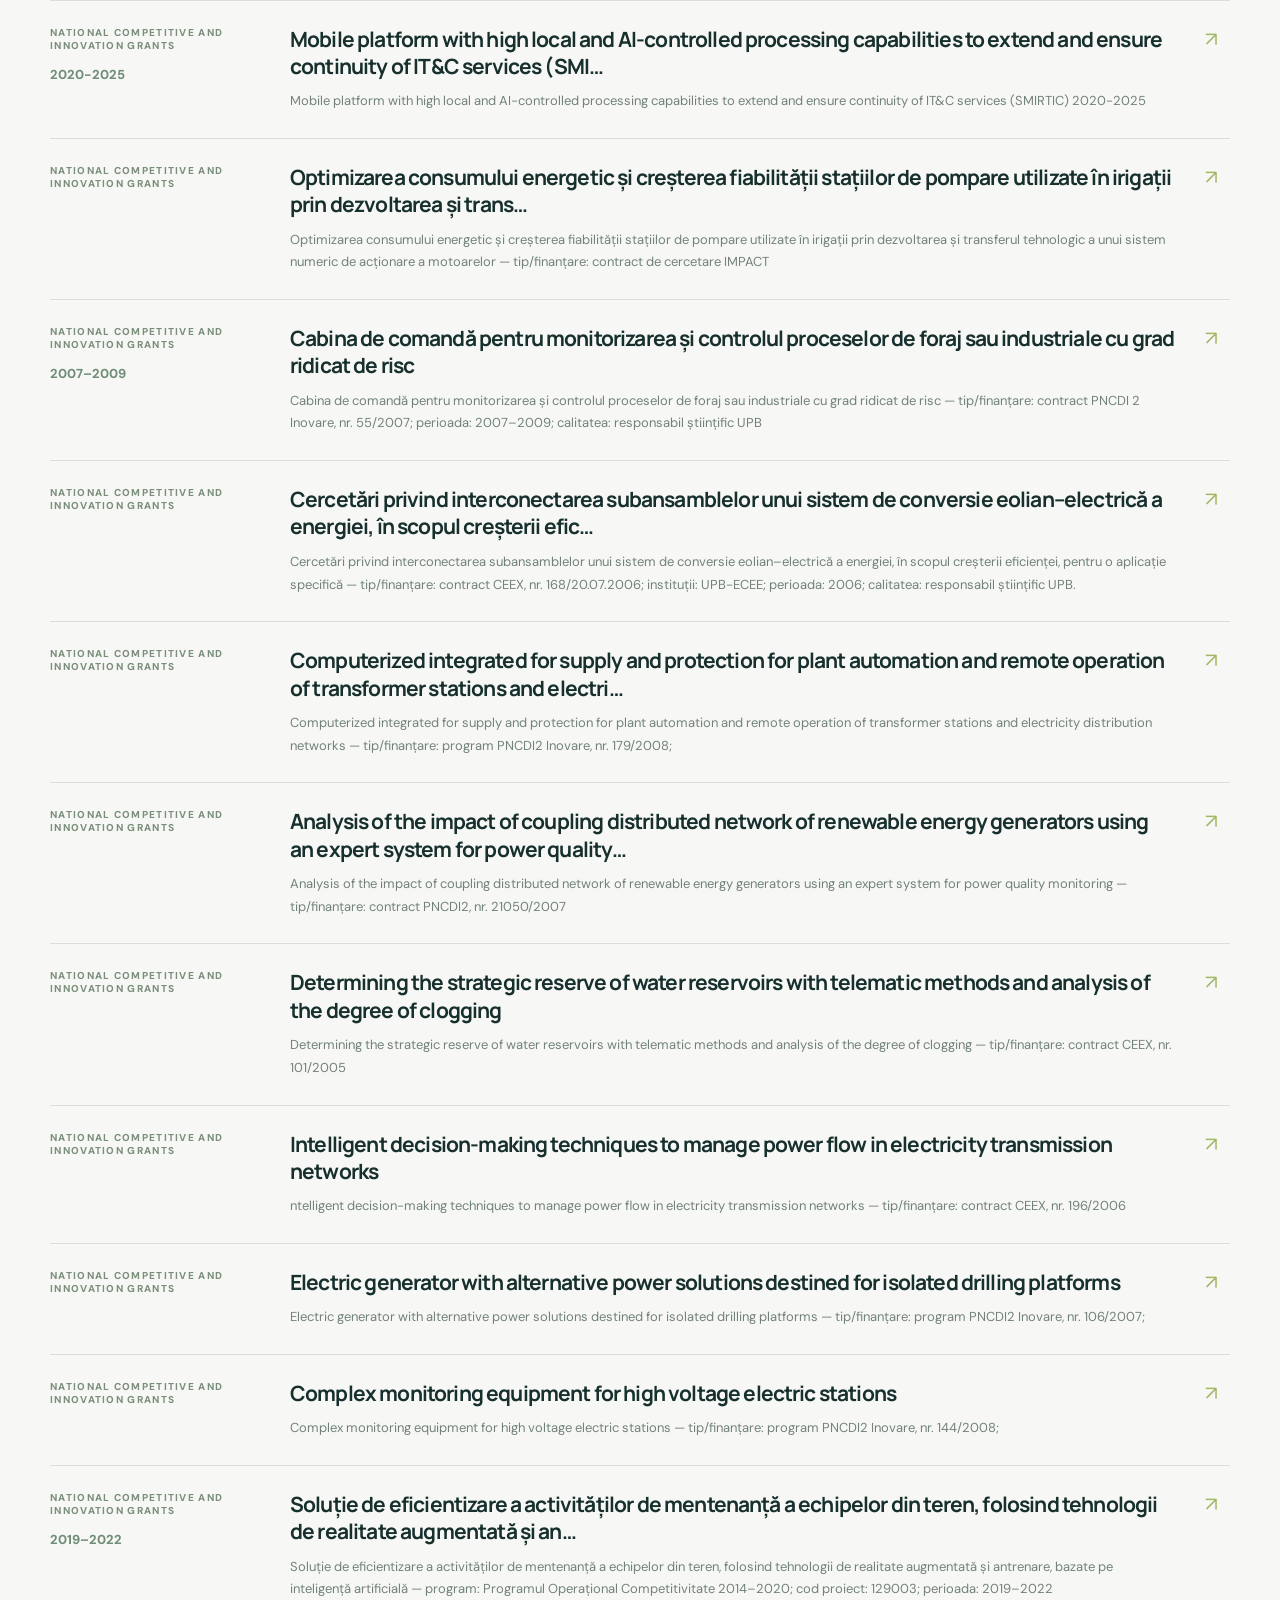
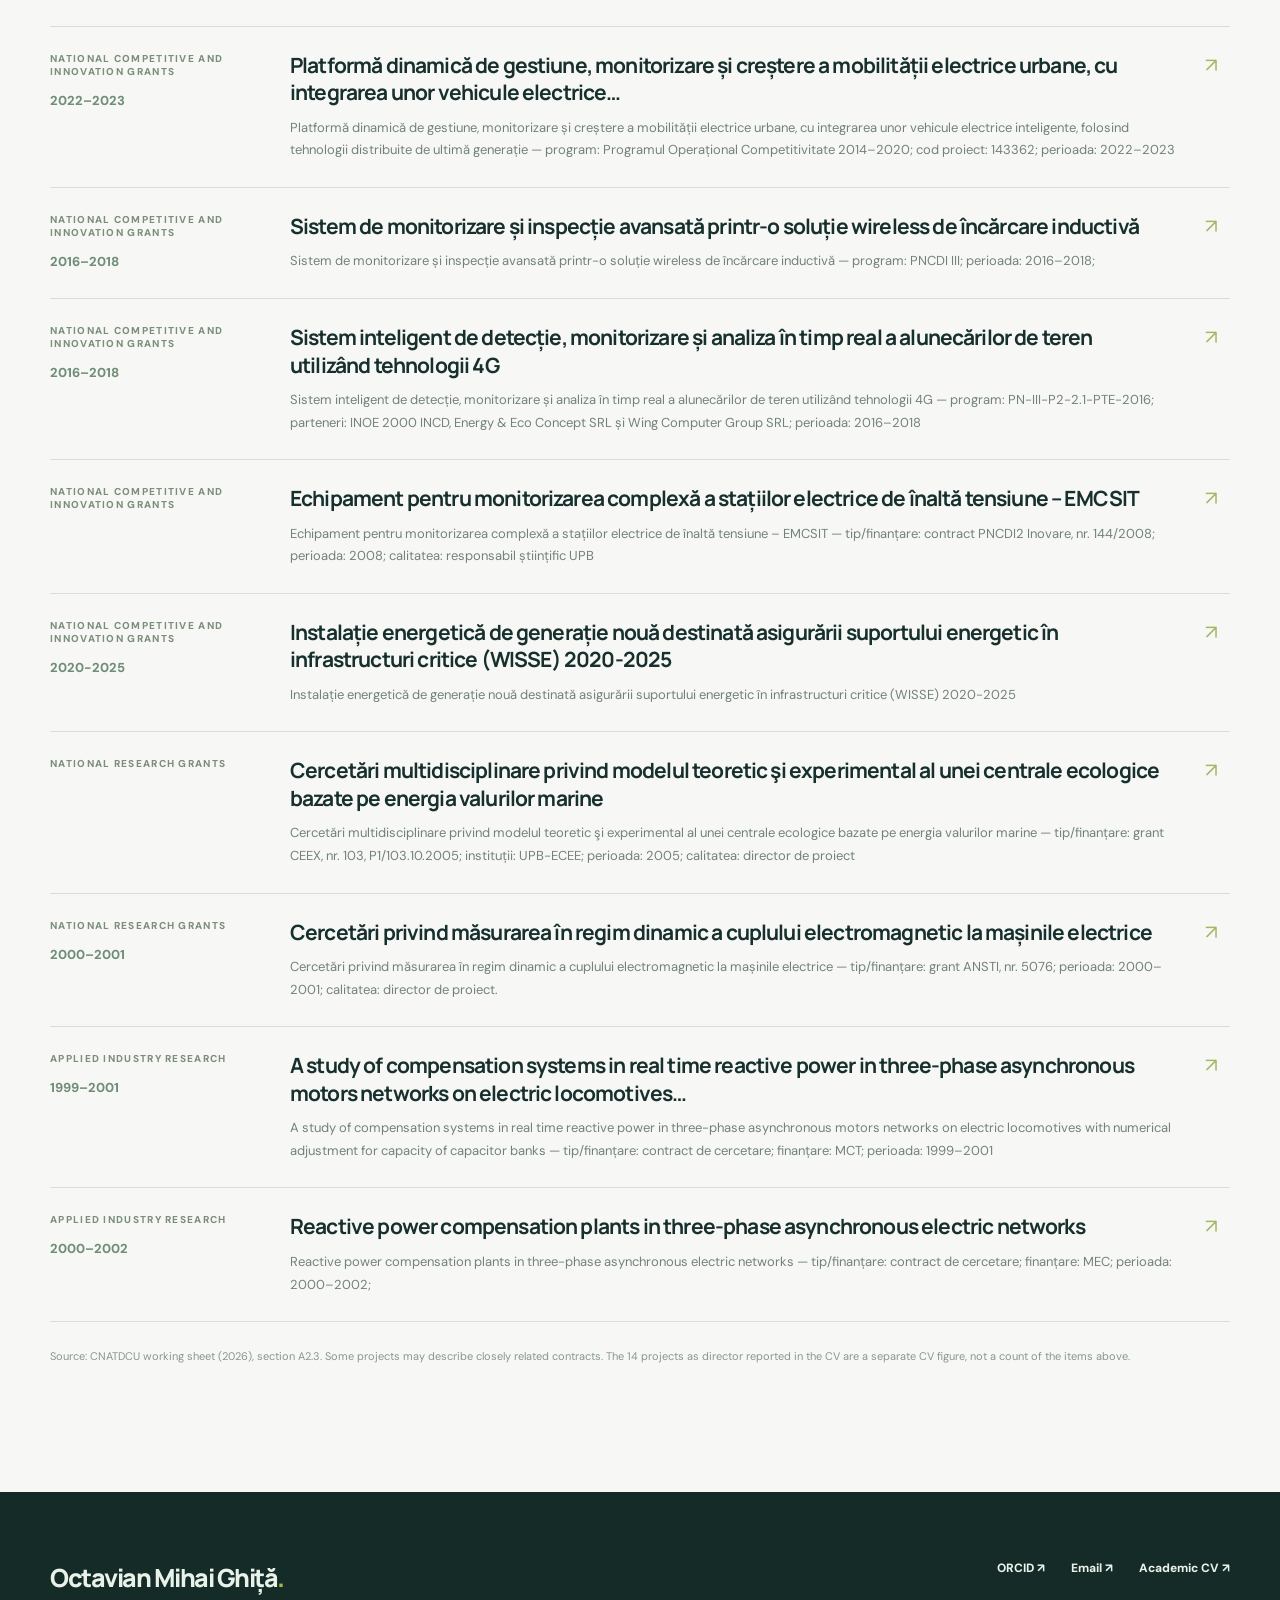
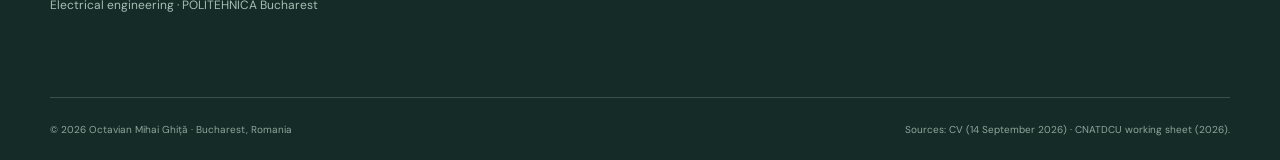
<file: research.html>
<!doctype html>
<html lang="en"><head><meta charset="utf-8"><meta name="viewport" content="width=device-width, initial-scale=1"><meta name="color-scheme" content="light"><meta name="theme-color" content="#f6f8f5"><meta name="description" content="Research projects in electrical measurement, power quality and energy systems."><meta name="author" content="Octavian Mihai Ghiță"><title>Research | Octavian Mihai Ghiță</title><link rel="icon" href="assets/favicon.svg" type="image/svg+xml"><link rel="stylesheet" href="assets/site.css"><meta property="og:title" content="Research | Octavian Mihai Ghiță"><meta property="og:description" content="Research projects in electrical measurement, power quality and energy systems."><meta property="og:type" content="website"><script type="application/ld+json">{"@context": "https://schema.org", "@type": "Person", "name": "Octavian Mihai Ghiță", "jobTitle": "Professor of Electrical Engineering", "affiliation": {"@type": "CollegeOrUniversity", "name": "National University of Science and Technology POLITEHNICA Bucharest"}, "sameAs": ["https://orcid.org/0009-0004-2254-2596"], "email": "octavian.ghita@upb.ro"}</script></head><body><div class="page-wrap"><a href="#main-content" class="skip-link">Skip to content</a>
<header class="site-header" id="top"><div class="shell header-inner">
<a class="brand" href="index.html" aria-label="Octavian Mihai Ghiță — Home"><span class="brand-mark">OG<span class="brand-dot">.</span></span><span class="brand-words"><strong>Octavian Mihai Ghiță</strong><small>Research & academic profile</small></span></a>
<button class="nav-toggle" type="button" aria-expanded="false" aria-controls="primary-navigation" aria-label="Open navigation"><span></span><span></span><span></span></button>
<nav class="site-nav" aria-label="Main navigation" id="primary-navigation"><a class="nav-link " href="index.html"><span>Overview</span></a><a class="nav-link active" href="research.html"><span>Research</span></a><a class="nav-link " href="publications.html"><span>Publications</span></a><a class="nav-link " href="teaching.html"><span>Teaching</span></a><a class="nav-link " href="about.html"><span>About</span></a><a class="nav-link " href="contact.html"><span>Contact</span></a></nav></div></header><main id="main-content"><section class="inner-hero shell"><p class="eyebrow"><span class="eyebrow-line"></span>Research portfolio</p><h1>Research connected to<br><em>real-world applications.</em></h1><p class="inner-lede">From electrical metrology to intelligent energy systems: project leadership, research partnerships and practical engineering solutions.</p></section>
<section class="process-section shell"><div class="process-grid"><div class="process-step"><span>01 / OBSERVE</span><h3>Measure &amp; characterise</h3><p>Electrical quantities, signals, instruments and power-system operating conditions.</p></div><div class="process-step"><span>02 / UNDERSTAND</span><h3>Model &amp; interpret</h3><p>Electrical metrology, quality parameters, data processing and expert systems.</p></div><div class="process-step"><span>03 / APPLY</span><h3>Systems &amp; decisions</h3><p>Renewable energy, industrial monitoring, intelligent networks, SCADA and applied engineering.</p></div></div></section>
<section class="section shell"><div class="section-heading"><div><p class="eyebrow"><span class="eyebrow-line"></span>Research projects</p><h2>A portfolio of <em>applied research.</em></h2><p class="section-description">Selected project and grant records from the 2026 CNATDCU working spreadsheet. Roles, names and periods follow the document; some dates are not specified.</p></div></div><div class="research-summary"><strong>21</strong><span>Project/grant records listed here, including coordination, partner responsibility and applied industry collaborations.</span></div><div class="project-list"><article class="project-row"><div class="project-row-side"><span class="small-label">International / industry collaboration</span></div><div class="project-row-main"><h3>Innovative technology for hydrogen production from renewable energy sources, based on AI, with optimized cost for environmental…</h3><p>Innovative technology for hydrogen production from renewable energy sources, based on AI, with optimized cost for environmental applications</p></div><span class="project-row-star" aria-hidden="true">↗</span></article><article class="project-row"><div class="project-row-side"><span class="small-label">National competitive and innovation grants</span><span class="project-date">2020-2025</span></div><div class="project-row-main"><h3>Mobile platform with high local and AI-controlled processing capabilities to extend and ensure continuity of IT&amp;C services (SMI…</h3><p>Mobile platform with high local and AI-controlled processing capabilities to extend and ensure continuity of IT&amp;C services (SMIRTIC) 2020-2025</p></div><span class="project-row-star" aria-hidden="true">↗</span></article><article class="project-row"><div class="project-row-side"><span class="small-label">National competitive and innovation grants</span></div><div class="project-row-main"><h3>Optimizarea consumului energetic și creșterea fiabilității stațiilor de pompare utilizate în irigații prin dezvoltarea și trans…</h3><p>Optimizarea consumului energetic și creșterea fiabilității stațiilor de pompare utilizate în irigații prin dezvoltarea și transferul tehnologic a unui sistem numeric de acționare a motoarelor — tip/finanțare: contract de cercetare IMPACT</p></div><span class="project-row-star" aria-hidden="true">↗</span></article><article class="project-row"><div class="project-row-side"><span class="small-label">National competitive and innovation grants</span><span class="project-date">2007–2009</span></div><div class="project-row-main"><h3>Cabina de comandă pentru monitorizarea și controlul proceselor de foraj sau industriale cu grad ridicat de risc</h3><p>Cabina de comandă pentru monitorizarea și controlul proceselor de foraj sau industriale cu grad ridicat de risc — tip/finanțare: contract PNCDI 2 Inovare, nr. 55/2007; perioada: 2007–2009; calitatea: responsabil științific UPB</p></div><span class="project-row-star" aria-hidden="true">↗</span></article><article class="project-row"><div class="project-row-side"><span class="small-label">National competitive and innovation grants</span></div><div class="project-row-main"><h3>Cercetări privind interconectarea subansamblelor unui sistem de conversie eolian–electrică a energiei, în scopul creșterii efic…</h3><p>Cercetări privind interconectarea subansamblelor unui sistem de conversie eolian–electrică a energiei, în scopul creșterii eficienței, pentru o aplicație specifică — tip/finanțare: contract CEEX, nr. 168/20.07.2006; instituții: UPB-ECEE; perioada: 2006; calitatea: responsabil științific UPB.</p></div><span class="project-row-star" aria-hidden="true">↗</span></article><article class="project-row"><div class="project-row-side"><span class="small-label">National competitive and innovation grants</span></div><div class="project-row-main"><h3>Computerized integrated for supply and protection for plant automation and remote operation of transformer stations and electri…</h3><p>Computerized integrated for supply and protection for plant automation and remote operation of transformer stations and electricity distribution networks — tip/finanțare: program PNCDI2 Inovare, nr. 179/2008;</p></div><span class="project-row-star" aria-hidden="true">↗</span></article><article class="project-row"><div class="project-row-side"><span class="small-label">National competitive and innovation grants</span></div><div class="project-row-main"><h3>Analysis of the impact of coupling distributed network of renewable energy generators using an expert system for power quality…</h3><p>Analysis of the impact of coupling distributed network of renewable energy generators using an expert system for power quality monitoring — tip/finanțare: contract PNCDI2, nr. 21050/2007</p></div><span class="project-row-star" aria-hidden="true">↗</span></article><article class="project-row"><div class="project-row-side"><span class="small-label">National competitive and innovation grants</span></div><div class="project-row-main"><h3>Determining the strategic reserve of water reservoirs with telematic methods and analysis of the degree of clogging</h3><p>Determining the strategic reserve of water reservoirs with telematic methods and analysis of the degree of clogging — tip/finanțare: contract CEEX, nr. 101/2005</p></div><span class="project-row-star" aria-hidden="true">↗</span></article><article class="project-row"><div class="project-row-side"><span class="small-label">National competitive and innovation grants</span></div><div class="project-row-main"><h3>Intelligent decision-making techniques to manage power flow in electricity transmission networks</h3><p>ntelligent decision-making techniques to manage power flow in electricity transmission networks — tip/finanțare: contract CEEX, nr. 196/2006</p></div><span class="project-row-star" aria-hidden="true">↗</span></article><article class="project-row"><div class="project-row-side"><span class="small-label">National competitive and innovation grants</span></div><div class="project-row-main"><h3>Electric generator with alternative power solutions destined for isolated drilling platforms</h3><p>Electric generator with alternative power solutions destined for isolated drilling platforms — tip/finanțare: program PNCDI2 Inovare, nr. 106/2007;</p></div><span class="project-row-star" aria-hidden="true">↗</span></article><article class="project-row"><div class="project-row-side"><span class="small-label">National competitive and innovation grants</span></div><div class="project-row-main"><h3>Complex monitoring equipment for high voltage electric stations</h3><p>Complex monitoring equipment for high voltage electric stations — tip/finanțare: program PNCDI2 Inovare, nr. 144/2008;</p></div><span class="project-row-star" aria-hidden="true">↗</span></article><article class="project-row"><div class="project-row-side"><span class="small-label">National competitive and innovation grants</span><span class="project-date">2019–2022</span></div><div class="project-row-main"><h3>Soluție de eficientizare a activităților de mentenanță a echipelor din teren, folosind tehnologii de realitate augmentată și an…</h3><p>Soluție de eficientizare a activităților de mentenanță a echipelor din teren, folosind tehnologii de realitate augmentată și antrenare, bazate pe inteligență artificială — program: Programul Operațional Competitivitate 2014–2020; cod proiect: 129003; perioada: 2019–2022</p></div><span class="project-row-star" aria-hidden="true">↗</span></article><article class="project-row"><div class="project-row-side"><span class="small-label">National competitive and innovation grants</span><span class="project-date">2022–2023</span></div><div class="project-row-main"><h3>Platformă dinamică de gestiune, monitorizare și creștere a mobilității electrice urbane, cu integrarea unor vehicule electrice…</h3><p>Platformă dinamică de gestiune, monitorizare și creștere a mobilității electrice urbane, cu integrarea unor vehicule electrice inteligente, folosind tehnologii distribuite de ultimă generație — program: Programul Operațional Competitivitate 2014–2020; cod proiect: 143362; perioada: 2022–2023</p></div><span class="project-row-star" aria-hidden="true">↗</span></article><article class="project-row"><div class="project-row-side"><span class="small-label">National competitive and innovation grants</span><span class="project-date">2016–2018</span></div><div class="project-row-main"><h3>Sistem de monitorizare și inspecție avansată printr-o soluție wireless de încărcare inductivă</h3><p>Sistem de monitorizare și inspecție avansată printr-o soluție wireless de încărcare inductivă — program: PNCDI III; perioada: 2016–2018;</p></div><span class="project-row-star" aria-hidden="true">↗</span></article><article class="project-row"><div class="project-row-side"><span class="small-label">National competitive and innovation grants</span><span class="project-date">2016–2018</span></div><div class="project-row-main"><h3>Sistem inteligent de detecție, monitorizare și analiza în timp real a alunecărilor de teren utilizând tehnologii 4G</h3><p>Sistem inteligent de detecție, monitorizare și analiza în timp real a alunecărilor de teren utilizând tehnologii 4G — program: PN-III-P2-2.1-PTE-2016; parteneri: INOE 2000 INCD, Energy &amp; Eco Concept SRL și Wing Computer Group SRL; perioada: 2016–2018</p></div><span class="project-row-star" aria-hidden="true">↗</span></article><article class="project-row"><div class="project-row-side"><span class="small-label">National competitive and innovation grants</span></div><div class="project-row-main"><h3>Echipament pentru monitorizarea complexă a stațiilor electrice de înaltă tensiune – EMCSIT</h3><p>Echipament pentru monitorizarea complexă a stațiilor electrice de înaltă tensiune – EMCSIT — tip/finanțare: contract PNCDI2 Inovare, nr. 144/2008; perioada: 2008; calitatea: responsabil științific UPB</p></div><span class="project-row-star" aria-hidden="true">↗</span></article><article class="project-row"><div class="project-row-side"><span class="small-label">National competitive and innovation grants</span><span class="project-date">2020-2025</span></div><div class="project-row-main"><h3>Instalație energetică de generație nouă destinată asigurării suportului energetic în infrastructuri critice (WISSE) 2020-2025</h3><p>Instalație energetică de generație nouă destinată asigurării suportului energetic în infrastructuri critice (WISSE) 2020-2025</p></div><span class="project-row-star" aria-hidden="true">↗</span></article><article class="project-row"><div class="project-row-side"><span class="small-label">National research grants</span></div><div class="project-row-main"><h3>Cercetări multidisciplinare privind modelul teoretic şi experimental al unei centrale ecologice bazate pe energia valurilor marine</h3><p>Cercetări multidisciplinare privind modelul teoretic şi experimental al unei centrale ecologice bazate pe energia valurilor marine — tip/finanțare: grant CEEX, nr. 103, P1/103.10.2005; instituții: UPB-ECEE; perioada: 2005; calitatea: director de proiect</p></div><span class="project-row-star" aria-hidden="true">↗</span></article><article class="project-row"><div class="project-row-side"><span class="small-label">National research grants</span><span class="project-date">2000–2001</span></div><div class="project-row-main"><h3>Cercetări privind măsurarea în regim dinamic a cuplului electromagnetic la mașinile electrice</h3><p>Cercetări privind măsurarea în regim dinamic a cuplului electromagnetic la mașinile electrice — tip/finanțare: grant ANSTI, nr. 5076; perioada: 2000–2001; calitatea: director de proiect.</p></div><span class="project-row-star" aria-hidden="true">↗</span></article><article class="project-row"><div class="project-row-side"><span class="small-label">Applied industry research</span><span class="project-date">1999–2001</span></div><div class="project-row-main"><h3>A study of compensation systems in real time reactive power in three-phase asynchronous motors networks on electric locomotives…</h3><p>A study of compensation systems in real time reactive power in three-phase asynchronous motors networks on electric locomotives with numerical adjustment for capacity of capacitor banks — tip/finanțare: contract de cercetare; finanțare: MCT; perioada: 1999–2001</p></div><span class="project-row-star" aria-hidden="true">↗</span></article><article class="project-row"><div class="project-row-side"><span class="small-label">Applied industry research</span><span class="project-date">2000–2002</span></div><div class="project-row-main"><h3>Reactive power compensation plants in three-phase asynchronous electric networks</h3><p>Reactive power compensation plants in three-phase asynchronous electric networks — tip/finanțare: contract de cercetare; finanțare: MEC; perioada: 2000–2002;</p></div><span class="project-row-star" aria-hidden="true">↗</span></article></div><p class="source-note">Source: CNATDCU working sheet (2026), section A2.3. Some projects may describe closely related contracts. The 14 projects as director reported in the CV are a separate CV figure, not a count of the items above.</p></section></main><footer class="site-footer"><div class="shell"><div class="footer-top"><div><a class="footer-name" href="index.html">Octavian Mihai Ghiță<span class="accent-dot">.</span></a><p>Electrical engineering · POLITEHNICA Bucharest</p></div><div class="footer-links"><a href="https://orcid.org/0009-0004-2254-2596" rel="noopener noreferrer" target="_blank">ORCID ↗</a><a href="mailto:octavian.ghita@upb.ro">Email ↗</a><a href="about.html">Academic CV ↗</a></div></div><div class="footer-bottom"><span>© <span id="year">2026</span> Octavian Mihai Ghiță · Bucharest, Romania</span><span>Sources: CV (14 September 2026) · CNATDCU working sheet (2026).</span></div></div></footer></div><script defer src="assets/site.js"></script></body></html>
</file>
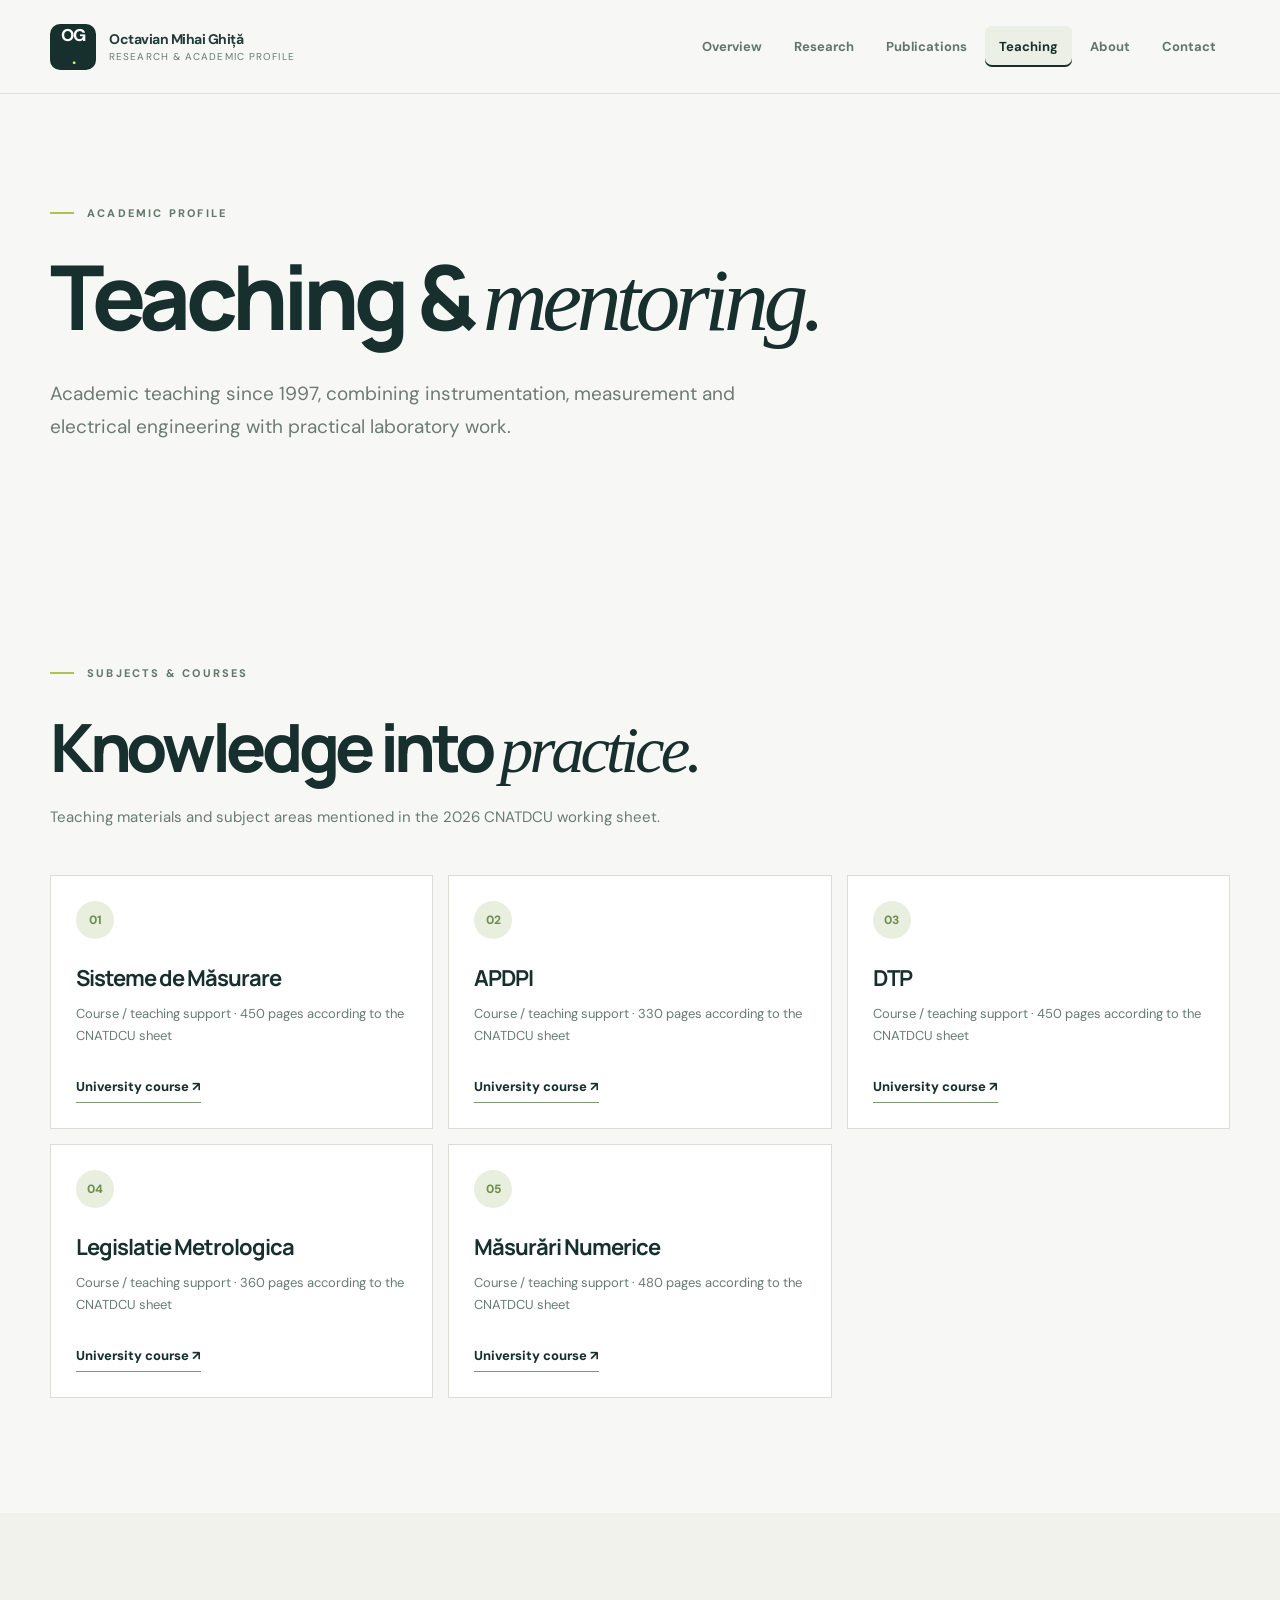
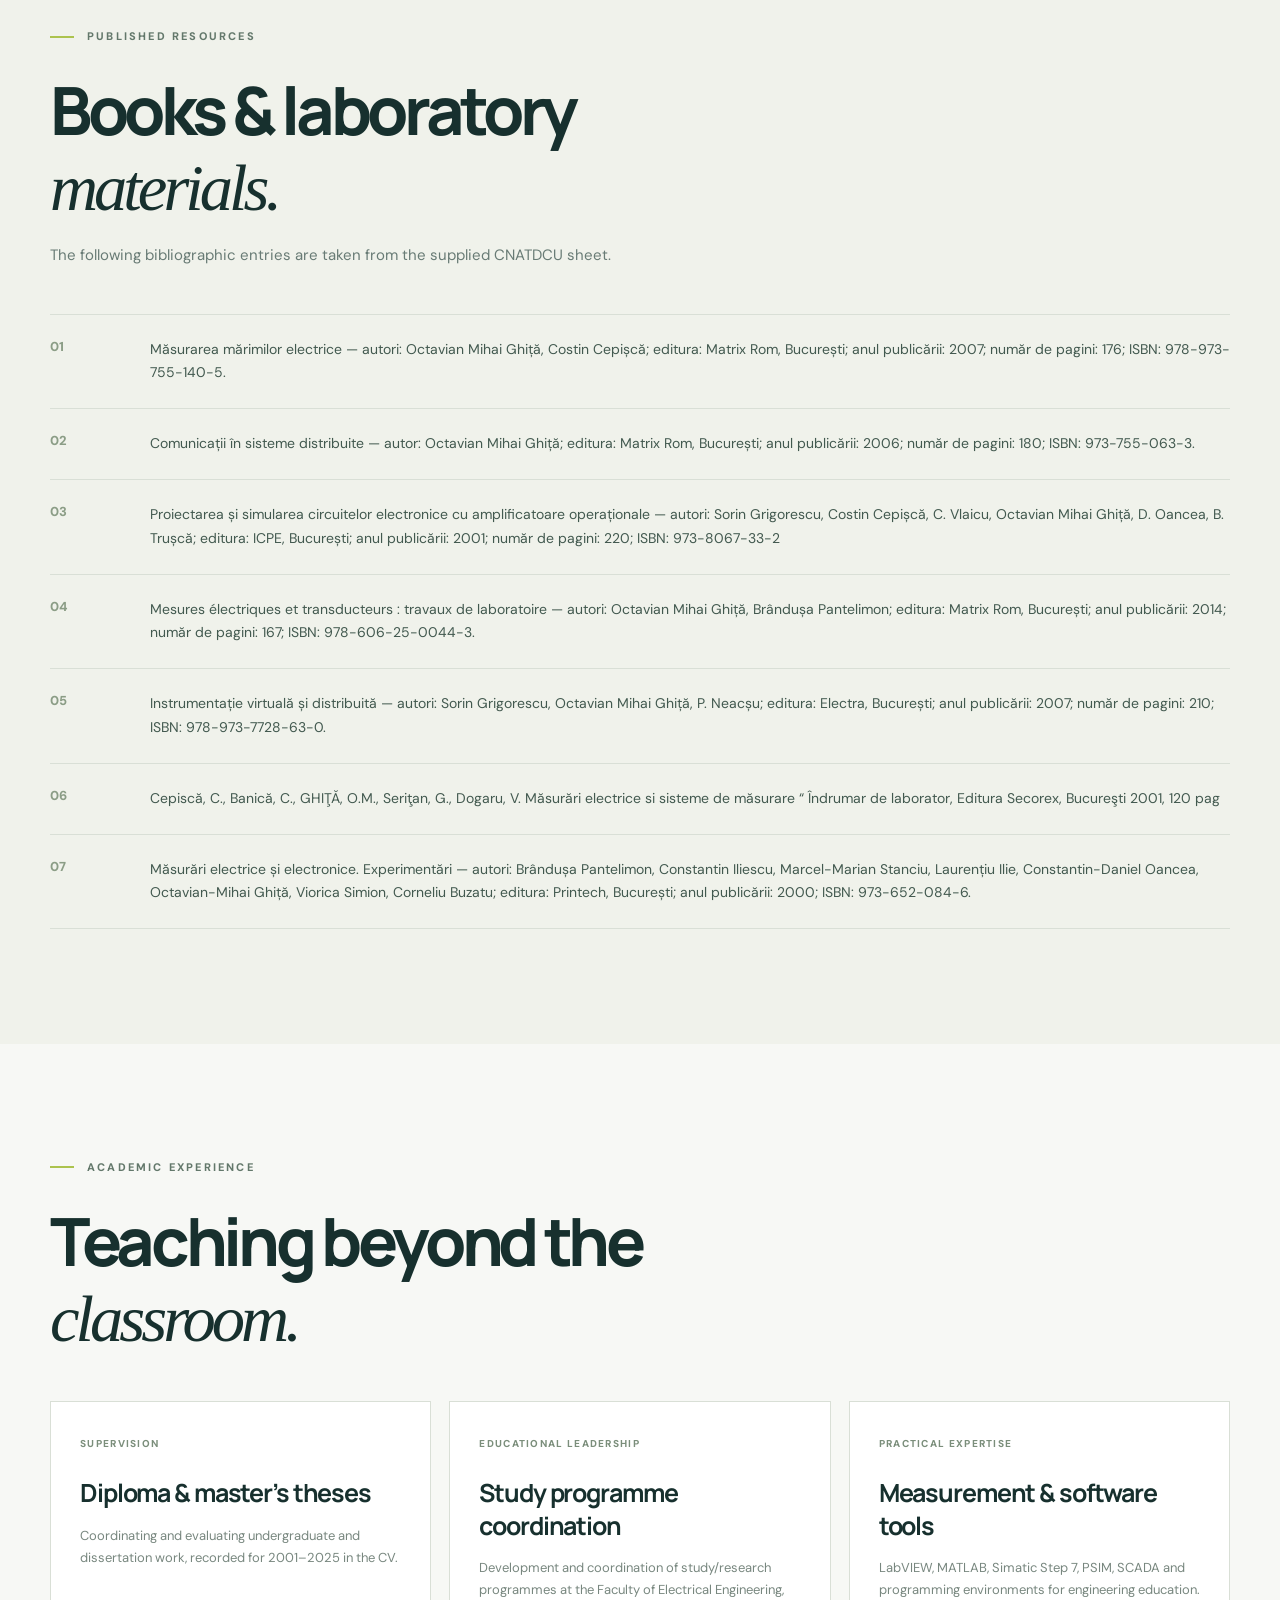
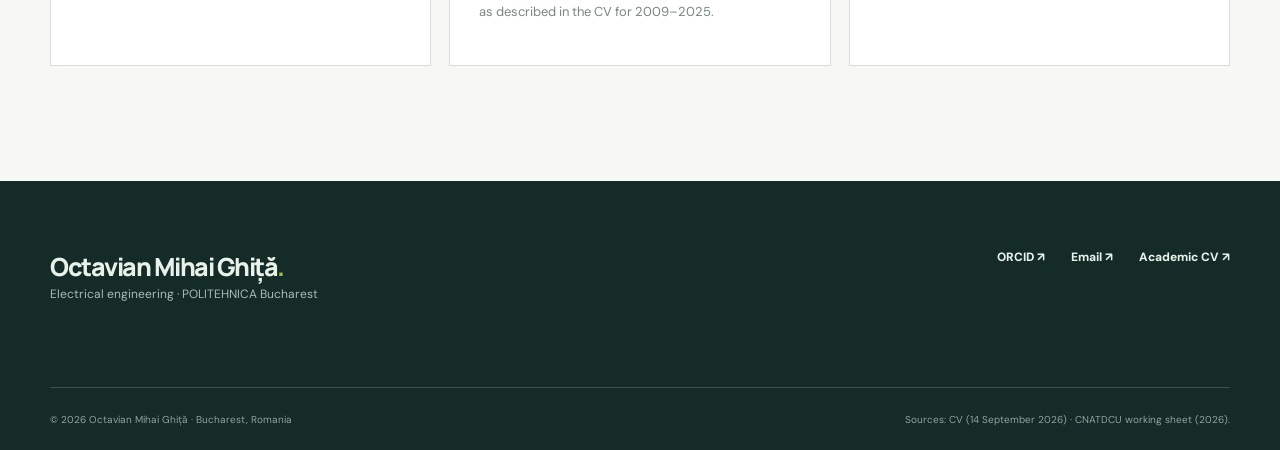
<file: teaching.html>
<!doctype html>
<html lang="en"><head><meta charset="utf-8"><meta name="viewport" content="width=device-width, initial-scale=1"><meta name="color-scheme" content="light"><meta name="theme-color" content="#f6f8f5"><meta name="description" content="Electrical engineering teaching, lecture notes and laboratory materials."><meta name="author" content="Octavian Mihai Ghiță"><title>Teaching | Octavian Mihai Ghiță</title><link rel="icon" href="assets/favicon.svg" type="image/svg+xml"><link rel="stylesheet" href="assets/site.css"><meta property="og:title" content="Teaching | Octavian Mihai Ghiță"><meta property="og:description" content="Electrical engineering teaching, lecture notes and laboratory materials."><meta property="og:type" content="website"><script type="application/ld+json">{"@context": "https://schema.org", "@type": "Person", "name": "Octavian Mihai Ghiță", "jobTitle": "Professor of Electrical Engineering", "affiliation": {"@type": "CollegeOrUniversity", "name": "National University of Science and Technology POLITEHNICA Bucharest"}, "sameAs": ["https://orcid.org/0009-0004-2254-2596"], "email": "octavian.ghita@upb.ro"}</script></head><body><div class="page-wrap"><a href="#main-content" class="skip-link">Skip to content</a>
<header class="site-header" id="top"><div class="shell header-inner">
<a class="brand" href="index.html" aria-label="Octavian Mihai Ghiță — Home"><span class="brand-mark">OG<span class="brand-dot">.</span></span><span class="brand-words"><strong>Octavian Mihai Ghiță</strong><small>Research & academic profile</small></span></a>
<button class="nav-toggle" type="button" aria-expanded="false" aria-controls="primary-navigation" aria-label="Open navigation"><span></span><span></span><span></span></button>
<nav class="site-nav" aria-label="Main navigation" id="primary-navigation"><a class="nav-link " href="index.html"><span>Overview</span></a><a class="nav-link " href="research.html"><span>Research</span></a><a class="nav-link " href="publications.html"><span>Publications</span></a><a class="nav-link active" href="teaching.html"><span>Teaching</span></a><a class="nav-link " href="about.html"><span>About</span></a><a class="nav-link " href="contact.html"><span>Contact</span></a></nav></div></header><main id="main-content"><section class="inner-hero shell"><p class="eyebrow"><span class="eyebrow-line"></span>Academic profile</p><h1>Teaching & <em>mentoring.</em></h1><p class="inner-lede">Academic teaching since 1997, combining instrumentation, measurement and electrical engineering with practical laboratory work.</p></section><section class="section shell"><div class="section-heading"><div><p class="eyebrow"><span class="eyebrow-line"></span>Subjects &amp; courses</p><h2>Knowledge into <em>practice.</em></h2><p class="section-description">Teaching materials and subject areas mentioned in the 2026 CNATDCU working sheet.</p></div></div><div class="course-grid"><article class="course-card"><div class="course-symbol">01</div><h3>Sisteme de Măsurare</h3><p>Course / teaching support · 450 pages according to the CNATDCU sheet</p><a class="text-link" href="https://curs.upb.ro/2025/course/view.php?id=2343" target="_blank" rel="noopener noreferrer">University course ↗</a></article><article class="course-card"><div class="course-symbol">02</div><h3>APDPI</h3><p>Course / teaching support · 330 pages according to the CNATDCU sheet</p><a class="text-link" href="https://curs.upb.ro/2025/course/view.php?id=2433" target="_blank" rel="noopener noreferrer">University course ↗</a></article><article class="course-card"><div class="course-symbol">03</div><h3>DTP</h3><p>Course / teaching support · 450 pages according to the CNATDCU sheet</p><a class="text-link" href="https://curs.upb.ro/2025/course/view.php?id=2504" target="_blank" rel="noopener noreferrer">University course ↗</a></article><article class="course-card"><div class="course-symbol">04</div><h3>Legislatie Metrologica</h3><p>Course / teaching support · 360 pages according to the CNATDCU sheet</p><a class="text-link" href="https://curs.upb.ro/2025/course/view.php?id=2446" target="_blank" rel="noopener noreferrer">University course ↗</a></article><article class="course-card"><div class="course-symbol">05</div><h3>Măsurări Numerice</h3><p>Course / teaching support · 480 pages according to the CNATDCU sheet</p><a class="text-link" href="https://curs.upb.ro/2025/course/view.php?id=2345" target="_blank" rel="noopener noreferrer">University course ↗</a></article></div></section><section class="section section-warm"><div class="shell"><div class="section-heading"><div><p class="eyebrow"><span class="eyebrow-line"></span>Published resources</p><h2>Books & laboratory <em>materials.</em></h2><p class="section-description">The following bibliographic entries are taken from the supplied CNATDCU sheet.</p></div></div><div class="bibliography-list"><article class="bibliography-row"><span class="bibliography-num">01</span><p>Măsurarea mărimilor electrice — autori: Octavian Mihai Ghiță, Costin Cepișcă; editura: Matrix Rom, București; anul publicării: 2007; număr de pagini: 176; ISBN: 978-973-755-140-5.</p></article><article class="bibliography-row"><span class="bibliography-num">02</span><p>Comunicații în sisteme distribuite — autor: Octavian Mihai Ghiță; editura: Matrix Rom, București; anul publicării: 2006; număr de pagini: 180; ISBN: 973-755-063-3.</p></article><article class="bibliography-row"><span class="bibliography-num">03</span><p>Proiectarea și simularea circuitelor electronice cu amplificatoare operaționale — autori: Sorin Grigorescu, Costin Cepișcă, C. Vlaicu, Octavian Mihai Ghiță, D. Oancea, B. Trușcă; editura: ICPE, București; anul publicării: 2001; număr de pagini: 220; ISBN: 973-8067-33-2</p></article><article class="bibliography-row"><span class="bibliography-num">04</span><p>Mesures électriques et transducteurs : travaux de laboratoire — autori: Octavian Mihai Ghiță, Brândușa Pantelimon; editura: Matrix Rom, București; anul publicării: 2014; număr de pagini: 167; ISBN: 978-606-25-0044-3.</p></article><article class="bibliography-row"><span class="bibliography-num">05</span><p>Instrumentație virtuală și distribuită — autori: Sorin Grigorescu, Octavian Mihai Ghiță, P. Neacșu; editura: Electra, București; anul publicării: 2007; număr de pagini: 210; ISBN: 978-973-7728-63-0.</p></article><article class="bibliography-row"><span class="bibliography-num">06</span><p>Cepiscă, C., Banică, C., GHIŢǍ, O.M., Seriţan, G., Dogaru, V. Măsurări electrice si sisteme de măsurare “ Îndrumar de laborator, Editura Secorex, Bucureşti 2001, 120 pag</p></article><article class="bibliography-row"><span class="bibliography-num">07</span><p>Măsurări electrice și electronice. Experimentări — autori: Brândușa Pantelimon, Constantin Iliescu, Marcel-Marian Stanciu, Laurențiu Ilie, Constantin-Daniel Oancea, Octavian-Mihai Ghiță, Viorica Simion, Corneliu Buzatu; editura: Printech, București; anul publicării: 2000; ISBN: 973-652-084-6.</p></article></div></div></section><section class="section shell"><div class="section-heading"><div><p class="eyebrow"><span class="eyebrow-line"></span>Academic experience</p><h2>Teaching beyond the <em>classroom.</em></h2></div></div><div class="info-grid"><div class="info-panel"><span class="small-label">SUPERVISION</span><h3>Diploma & master’s theses</h3><p>Coordinating and evaluating undergraduate and dissertation work, recorded for 2001–2025 in the CV.</p></div><div class="info-panel"><span class="small-label">EDUCATIONAL LEADERSHIP</span><h3>Study programme coordination</h3><p>Development and coordination of study/research programmes at the Faculty of Electrical Engineering, as described in the CV for 2009–2025.</p></div><div class="info-panel"><span class="small-label">PRACTICAL EXPERTISE</span><h3>Measurement & software tools</h3><p>LabVIEW, MATLAB, Simatic Step 7, PSIM, SCADA and programming environments for engineering education.</p></div></div></section></main><footer class="site-footer"><div class="shell"><div class="footer-top"><div><a class="footer-name" href="index.html">Octavian Mihai Ghiță<span class="accent-dot">.</span></a><p>Electrical engineering · POLITEHNICA Bucharest</p></div><div class="footer-links"><a href="https://orcid.org/0009-0004-2254-2596" rel="noopener noreferrer" target="_blank">ORCID ↗</a><a href="mailto:octavian.ghita@upb.ro">Email ↗</a><a href="about.html">Academic CV ↗</a></div></div><div class="footer-bottom"><span>© <span id="year">2026</span> Octavian Mihai Ghiță · Bucharest, Romania</span><span>Sources: CV (14 September 2026) · CNATDCU working sheet (2026).</span></div></div></footer></div><script defer src="assets/site.js"></script></body></html>
</file>
<file: assets/site.css>
@import url('https://fonts.googleapis.com/css2?family=DM+Sans:wght@400;500;600;700;800&family=Manrope:wght@400;500;600;700;800&display=swap');
:root{--bg:#f7f8f5;--white:#fff;--paper:#f0f2ec;--deep:#17302e;--ink:#233c39;--muted:#687b75;--border:#d9dfd6;--lime:#d3e975;--aqua:#d3ebe1;--shadow:0 22px 70px rgba(23,48,46,.07);--radius:14px}
*{box-sizing:border-box}html{scroll-behavior:smooth}body{margin:0;background:var(--bg);color:var(--ink);font-family:'DM Sans',Arial,sans-serif;-webkit-font-smoothing:antialiased}body,button,input,select{font-size:16px}::selection{background:var(--lime);color:var(--deep)}a{color:inherit;text-decoration:none}button,input,select{font:inherit}button{cursor:pointer}button:focus-visible,a:focus-visible,input:focus-visible,select:focus-visible{outline:3px solid #81993c;outline-offset:4px}p{line-height:1.7}h1,h2,h3,p{margin-top:0}h1,h2,h3{font-family:'Manrope','DM Sans',Arial,sans-serif;letter-spacing:-.065em;color:var(--deep)}h1 em,h2 em{font-family:Georgia,'Times New Roman',serif;font-weight:400;letter-spacing:-.06em}h1{font-size:clamp(3.55rem,7vw,7.3rem);line-height:1.05;font-weight:750}h2{font-size:clamp(2.7rem,5.2vw,4.95rem);line-height:1.13;font-weight:750}h3{font-size:1.45rem;line-height:1.3;letter-spacing:-.045em}body .accent-dot{color:#a1ba3f}.shell{width:min(1250px,calc(100% - 100px));margin-inline:auto}.page-wrap{overflow:hidden}.skip-link{position:absolute;left:10px;top:-70px;padding:12px 18px;background:var(--deep);color:white;z-index:99}.skip-link:focus{top:10px}.site-header{position:sticky;top:0;z-index:60;background:rgba(247,248,245,.94);backdrop-filter:blur(18px);border-bottom:1px solid rgba(217,223,214,.85)}.header-inner{height:93px;display:flex;align-items:center;justify-content:space-between;gap:32px}.brand{display:flex;align-items:center;gap:13px;min-width:275px}.brand-mark{width:46px;height:46px;display:grid;place-items:center;background:var(--deep);color:#fff;border-radius:10px;font-size:17px;font-weight:800;letter-spacing:-.07em;flex:none}.brand-dot{color:var(--lime)}.brand-words{display:grid;gap:2px}.brand-words strong{font-size:14px;letter-spacing:-.035em}.brand-words small{font-size:10px;text-transform:uppercase;letter-spacing:.11em;color:var(--muted)}.site-nav{display:flex;align-items:center;gap:4px}.nav-link{padding:12px 14px;color:#637570;font-size:13px;font-weight:700;transition:color .2s,background .2s;border-radius:7px}.nav-link:hover,.nav-link.active{color:var(--deep);background:#ebefe5}.nav-link.active{box-shadow:inset 0 -2px var(--deep)}.nav-toggle{display:none;border:0;background:transparent;padding:10px}.nav-toggle span{display:block;height:2px;width:24px;background:var(--ink);margin:5px}.eyebrow{display:flex;gap:13px;align-items:center;font-size:11px;letter-spacing:.2em;text-transform:uppercase;font-weight:800;color:#63786b;line-height:1.5;margin-bottom:27px}.eyebrow-line{width:24px;height:2px;background:#acc34e}.hero{padding-block:103px 110px;display:grid;grid-template-columns:minmax(0,1.16fr) minmax(360px,.84fr);gap:7.2%;align-items:center}.hero-copy h1{margin-bottom:25px}.hero h1 em{font-style:italic}.hero-role{font-size:18px;font-weight:800;color:var(--deep);margin-bottom:18px}.hero-description{max-width:610px;font-size:17px;line-height:1.8;color:#657670;margin-bottom:29px}.hero-actions{display:flex;flex-wrap:wrap;gap:11px}.button{border-radius:6px;min-height:51px;display:inline-flex;align-items:center;justify-content:space-between;gap:36px;padding:13px 20px;font-size:13px;font-weight:800;transition:transform .22s,box-shadow .22s;background:none;border:1px solid var(--deep);letter-spacing:-.01em}.button:hover{transform:translateY(-3px);box-shadow:0 10px 22px rgba(24,45,40,.11)}.button span{font-size:16px}.button-dark{background:var(--deep);color:#fff}.button-outline{background:transparent;color:var(--deep)}.button-light{background:var(--lime);border-color:var(--lime);color:var(--deep)}.hero-social{display:flex;gap:21px;margin-top:40px}.hero-social a{font-weight:800;font-size:12px;text-transform:uppercase;letter-spacing:.08em;color:#6b7c73}.hero-social a:hover{color:var(--deep)}.hero-social a span{color:#92a84e}.hero-side{position:relative;height:550px;background:var(--aqua);border:1px solid #c5ddd3;overflow:hidden;display:flex;flex-direction:column;justify-content:space-between;padding:24px 28px;border-radius:3px;box-shadow:var(--shadow)}.hero-side::before{content:'';position:absolute;inset:13px;border:1px solid rgba(24,49,44,.12);pointer-events:none}.side-top,.side-bottom{z-index:2;display:flex;justify-content:space-between;gap:22px;font-size:10px;letter-spacing:.13em;text-transform:uppercase;font-weight:800;color:#537367}.side-bottom{letter-spacing:.04em;text-transform:none;font-size:11px}.hero-photo-wrap{position:absolute;inset:82px 42px 74px;display:flex;align-items:center;justify-content:center;z-index:1}.hero-photo{width:100%;height:100%;object-fit:cover;object-position:center top;border-radius:2px;box-shadow:0 28px 46px rgba(24,45,40,.16);border:1px solid rgba(24,49,44,.12)}.metrics-band{border-top:1px solid var(--border);border-bottom:1px solid var(--border);background:#f2f4ee;padding:42px 0 24px}.metrics-grid{display:grid;grid-template-columns:repeat(4,1fr)}.metric{display:flex;flex-direction:column;gap:12px;padding:14px 22px 14px 34px;border-right:1px solid #d2dbd1}.metric:first-child{padding-left:0}.metric:last-child{border-right:0}.metric strong{color:var(--deep);font-size:clamp(3rem,5vw,5.2rem);line-height:1.08;letter-spacing:-.07em}.metric span{font-size:12px;color:#738078;font-weight:700;line-height:1.55}.metrics-footnote{margin-top:25px;color:#89968e;font-size:10px}.section{padding-block:115px}.section-warm{background:#f0f2eb}.section-heading{display:flex;justify-content:space-between;gap:30px;align-items:end;margin-bottom:45px}.section-heading h2{max-width:750px;margin:0}.section-description{max-width:750px;color:var(--muted);font-size:15px;margin-top:18px;margin-bottom:0}.text-link{display:inline-flex;gap:8px;align-items:center;font-size:13px;font-weight:800;color:var(--deep);border-bottom:1px solid #7c9970;padding-bottom:7px;white-space:nowrap}.text-link:hover{color:#627935}.three-col{display:grid;grid-template-columns:repeat(3,minmax(0,1fr));gap:17px}.feature-card{min-height:340px;border:1px solid var(--border);background:#fff;padding:28px;display:flex;flex-direction:column;justify-content:space-between;transition:transform .2s,box-shadow .2s}.feature-card:hover{transform:translateY(-6px);box-shadow:var(--shadow)}.feature-top{display:flex;justify-content:space-between;gap:20px}.feature-number,.small-label{font-size:10px;letter-spacing:.13em;font-weight:800;text-transform:uppercase;color:#7b8e7b}.feature-arrow{color:#79904e}.feature-line{height:3px;width:38px;background:#d0e875;margin-bottom:20px}.feature-card h3{font-size:26px;max-width:260px;margin-bottom:14px}.feature-card p{font-size:14px;color:#74817a;line-height:1.75;margin-bottom:22px}.feature-more{font-size:12px;font-weight:800;color:#456a58}.projects-grid{gap:15px}.project-card{background:#fff;border:1px solid var(--border);padding:29px;min-height:240px;display:flex;flex-direction:column;align-items:flex-start}.project-card h3{font-size:23px;margin:21px 0 auto}.project-period{font-size:12px;font-weight:800;color:#6c8474;margin:22px 0 0}.pub-card{display:grid;grid-template-columns:220px 1fr;gap:32px;border-top:1px solid var(--border);padding:26px 0}.pub-card:last-child{border-bottom:1px solid var(--border)}.pub-meta{display:flex;flex-direction:column;gap:12px}.pub-year{font-family:'Manrope',sans-serif;font-weight:800;color:var(--deep);font-size:25px;letter-spacing:-.055em}.pub-category{font-size:11px;color:#809184;line-height:1.6}.pub-body p{line-height:1.7;margin:0;max-width:870px;font-size:14px;color:#455c52}.record-link{font-size:12px;font-weight:800;display:inline-block;color:#587757;margin-top:16px}.record-link:hover{text-decoration:underline}.teaching-banner{background:var(--deep);color:#f4f6f0}.teaching-banner h2,.teaching-banner .eyebrow{color:#f4f6f0}.teaching-banner h2{margin-bottom:22px}.teaching-banner p{color:#b7c9c0;max-width:600px}.banner-inner{display:flex;gap:30px;justify-content:space-between;align-items:end}.site-footer{background:#142b28;color:#e9f2e9;padding:68px 0 24px}.footer-top{display:flex;justify-content:space-between;gap:24px;padding-bottom:70px}.footer-name{font-family:'Manrope',sans-serif;font-weight:800;font-size:25px;letter-spacing:-.06em}.footer-top p{color:#aabcb3;font-size:12px}.footer-links{display:flex;gap:26px;align-items:start}.footer-links a{font-size:12px;font-weight:800}.footer-links a:hover{color:var(--lime)}.footer-bottom{border-top:1px solid #39514a;padding-top:25px;display:flex;justify-content:space-between;gap:18px;color:#8fa69b;font-size:10px}.inner-hero{padding-block:111px 88px;max-width:1250px}.inner-hero h1{max-width:1060px;margin-bottom:30px}.inner-lede{font-size:19px;line-height:1.75;color:#6c7b72;max-width:710px}.inner-hero .button{margin-top:22px}.process-section{padding-bottom:40px}.process-grid{display:grid;grid-template-columns:repeat(3,1fr);gap:16px}.process-step{border-top:2px solid var(--deep);padding:25px 12px 27px 0}.process-step>span{font-size:11px;font-weight:800;color:#8ca171}.process-step h3{font-size:23px;margin:20px 0 8px}.process-step p{font-size:14px;color:#738078;max-width:310px}.research-summary{display:flex;align-items:center;gap:25px;background:#e4ebe0;border-left:4px solid #a9cb55;padding:23px 28px;margin-bottom:20px}.research-summary strong{font-size:49px;letter-spacing:-.08em}.research-summary span{max-width:450px;color:#667a70;font-size:13px;line-height:1.65}.project-row{display:grid;grid-template-columns:210px 1fr 25px;gap:30px;padding:25px 0;border-top:1px solid var(--border)}.project-row:last-child{border-bottom:1px solid var(--border)}.project-row-side{display:flex;flex-direction:column;gap:14px}.project-date{font-size:13px;font-weight:800;color:#708d77}.project-row-main h3{font-size:21px;margin:0 0 10px;letter-spacing:-.04em}.project-row-main p{font-size:13px;color:#728279;line-height:1.75;margin:0}.project-row-star{font-size:20px;color:#a1b765}.source-note{color:#87968d;font-size:11px;line-height:1.7;margin-top:25px}.publication-title{padding-bottom:35px}.filter-wrap{padding-bottom:110px}.filters{display:grid;grid-template-columns:2fr 1fr 1.5fr auto;gap:13px;align-items:end;background:#eef2ec;border:1px solid var(--border);padding:20px}.filters label{min-width:0}.filters label>span{display:block;font-size:11px;font-weight:800;color:#526b5d;margin-bottom:9px}.filters input,.filters select{height:47px;width:100%;padding:0 13px;border:1px solid #cbd6cc;border-radius:4px;background:#fff;color:var(--deep);font-size:13px}.filters input::placeholder{color:#9aac9c}.reset-button{border:1px solid #aec3b0;background:transparent;color:var(--deep);border-radius:4px;padding:0 15px;height:47px;font-size:12px;font-weight:800}.reset-button:hover{background:#fff}.publication-toolbar{display:flex;justify-content:space-between;align-items:center;margin:35px 0 5px}.publication-toolbar p{margin:0;font-size:14px;color:#7c8c82}.publication-toolbar strong{color:var(--deep);font-size:32px;letter-spacing:-.04em;margin-right:5px}.pub-list{margin-top:28px}.load-more-wrap{text-align:center;margin-top:35px}.load-more-wrap button[hidden]{display:none}.empty-state{padding:60px 18px;text-align:center;color:var(--muted)}.course-grid{display:grid;grid-template-columns:repeat(3,1fr);gap:15px}.course-card{background:#fff;border:1px solid var(--border);padding:25px;min-height:254px;display:flex;flex-direction:column;align-items:start}.course-symbol{display:grid;place-items:center;width:38px;height:38px;background:#e8efde;border-radius:50%;color:#718c4f;font-weight:800;font-size:12px}.course-card h3{font-size:22px;margin:25px 0 10px}.course-card p{font-size:13px;color:var(--muted);margin:0 0 20px}.course-card .text-link{margin-top:auto}.bibliography-row{display:grid;grid-template-columns:70px 1fr;gap:30px;border-top:1px solid var(--border);padding:23px 0}.bibliography-row:last-child{border-bottom:1px solid var(--border)}.bibliography-num{color:#8b9d86;font-size:13px;font-weight:800}.bibliography-row p{margin:0;color:#42594f;font-size:14px}.info-grid{display:grid;grid-template-columns:repeat(3,1fr);gap:18px}.info-panel{border:1px solid var(--border);padding:29px;background:white;min-height:250px}.info-panel h3{font-size:25px;margin:25px 0 15px}.info-panel p{font-size:13px;color:#78877f}.about-intro{display:grid;grid-template-columns:1fr 1fr;gap:7%}.about-intro h2{margin:0}.about-text p{font-size:17px;color:#718078}.timeline{max-width:1030px}.timeline-item{display:grid;grid-template-columns:245px 1fr;gap:30px;border-top:1px solid var(--border);padding:29px 0}.timeline-item:last-child{border-bottom:1px solid var(--border)}.timeline-date{font-size:13px;font-weight:800;color:#63816c}.timeline-item h3{font-size:25px;margin:0 0 8px}.timeline-item p{color:#708078;font-size:14px;margin:0}.contact-grid{display:grid;grid-template-columns:.85fr 1.15fr;gap:10%}.contact-lead h2{font-size:clamp(2.5rem,4.6vw,4.3rem);margin:22px 0}.contact-lead p{color:var(--muted);max-width:400px}.contact-lead .button{margin-top:15px}.contact-row{padding:28px 0;border-top:1px solid var(--border)}.contact-row:first-child{padding-top:0;border-top:0}.contact-row .small-label{display:block;margin-bottom:16px}.contact-row p{margin:0 0 8px;color:#4e6258}.contact-row a{color:#365d4d;text-decoration:underline;text-underline-offset:4px}.contact-primary{font-weight:800;font-size:clamp(17px,2vw,26px);letter-spacing:-.04em;overflow-wrap:anywhere}
@media(max-width:1100px){.shell{width:min(100% - 60px,1250px)}.brand{min-width:220px}.nav-link{padding:11px 8px}.hero{gap:5%;grid-template-columns:1.1fr .9fr}.hero-side{height:500px}.metric{padding-left:18px}.project-row{grid-template-columns:170px 1fr 22px}.filters{grid-template-columns:2fr 1fr 1.2fr auto}}
@media(max-width:860px){.header-inner{height:76px}.site-nav{display:none;position:absolute;top:76px;left:0;right:0;background:var(--bg);border-bottom:1px solid var(--border);padding:14px 28px 22px;box-shadow:var(--shadow);flex-direction:column;align-items:stretch}.site-nav.open{display:flex}.nav-link{font-size:14px;padding:13px 15px}.nav-toggle{display:block}.hero{padding-block:66px 80px;grid-template-columns:1fr;gap:55px}.hero-side{height:400px}.hero-photo-wrap{inset:72px 32px 62px}.metrics-grid{grid-template-columns:repeat(2,1fr);row-gap:20px}.metric:nth-child(2){border:0}.metric:nth-child(3){padding-left:0}.section{padding-block:85px}.three-col,.course-grid,.info-grid{grid-template-columns:repeat(2,1fr)}.three-col>.feature-card:last-child,.info-grid>.info-panel:last-child{grid-column:span 2}.process-grid{gap:25px}.filters{grid-template-columns:1.5fr 1fr}.reset-button{width:100%}.contact-grid,.about-intro{gap:40px}.section-heading{align-items:start}.inner-hero{padding-block:78px 65px}}
@media(max-width:600px){.shell{width:calc(100% - 34px)}.brand-words strong{font-size:13px}.brand-words small{font-size:9px}.brand-mark{width:40px;height:40px}.hero{padding-top:60px;gap:42px}.hero h1{font-size:clamp(3.35rem,11vw,5.5rem)}.hero-side{height:350px;padding:19px}.side-top,.side-bottom{font-size:9px}.hero-photo-wrap{inset:62px 20px 56px}.hero-description{font-size:15px}.hero-social{margin-top:32px}.metrics-grid{gap:12px}.metric{padding:12px 7px!important}.metric strong{font-size:45px}.metric span{font-size:11px}.metrics-footnote{margin-top:17px}.section{padding-block:70px}.section-heading{flex-direction:column;gap:20px;margin-bottom:28px}.section-heading h2{font-size:clamp(2.45rem,10vw,3.8rem)}.three-col,.course-grid,.info-grid,.process-grid,.about-intro,.contact-grid{grid-template-columns:1fr}.three-col>.feature-card:last-child,.info-grid>.info-panel:last-child{grid-column:auto}.feature-card{min-height:260px}.project-card{min-height:180px}.pub-card{grid-template-columns:1fr;gap:10px}.pub-meta{flex-direction:row;align-items:center;gap:16px}.pub-year{font-size:21px}.pub-category{font-size:10px}.banner-inner{align-items:stretch;flex-direction:column}.banner-inner .button{align-self:start}.footer-top,.footer-bottom{flex-direction:column}.footer-top{padding-bottom:35px}.footer-links{flex-wrap:wrap;gap:16px}.inner-hero{padding-block:67px 44px}.inner-hero h1{font-size:clamp(3.2rem,11.5vw,5rem)}.inner-lede{font-size:16px}.project-row{grid-template-columns:1fr 20px;gap:12px}.project-row-side{grid-column:span 2;flex-direction:row;gap:15px}.project-row-main{grid-column:1}.research-summary{gap:12px;padding:15px}.research-summary strong{font-size:37px}.filters{grid-template-columns:1fr;padding:13px}.publication-toolbar{gap:10px}.publication-toolbar .text-link{font-size:11px}.timeline-item{grid-template-columns:1fr;gap:12px}.timeline-item h3{font-size:22px}.contact-lead h2{font-size:clamp(2.5rem,9vw,3.5rem)}.bibliography-row{grid-template-columns:38px 1fr;gap:10px}}
@media(prefers-reduced-motion:reduce){html{scroll-behavior:auto}*,*::before,*::after{transition:none!important;animation:none!important}}
</file>
